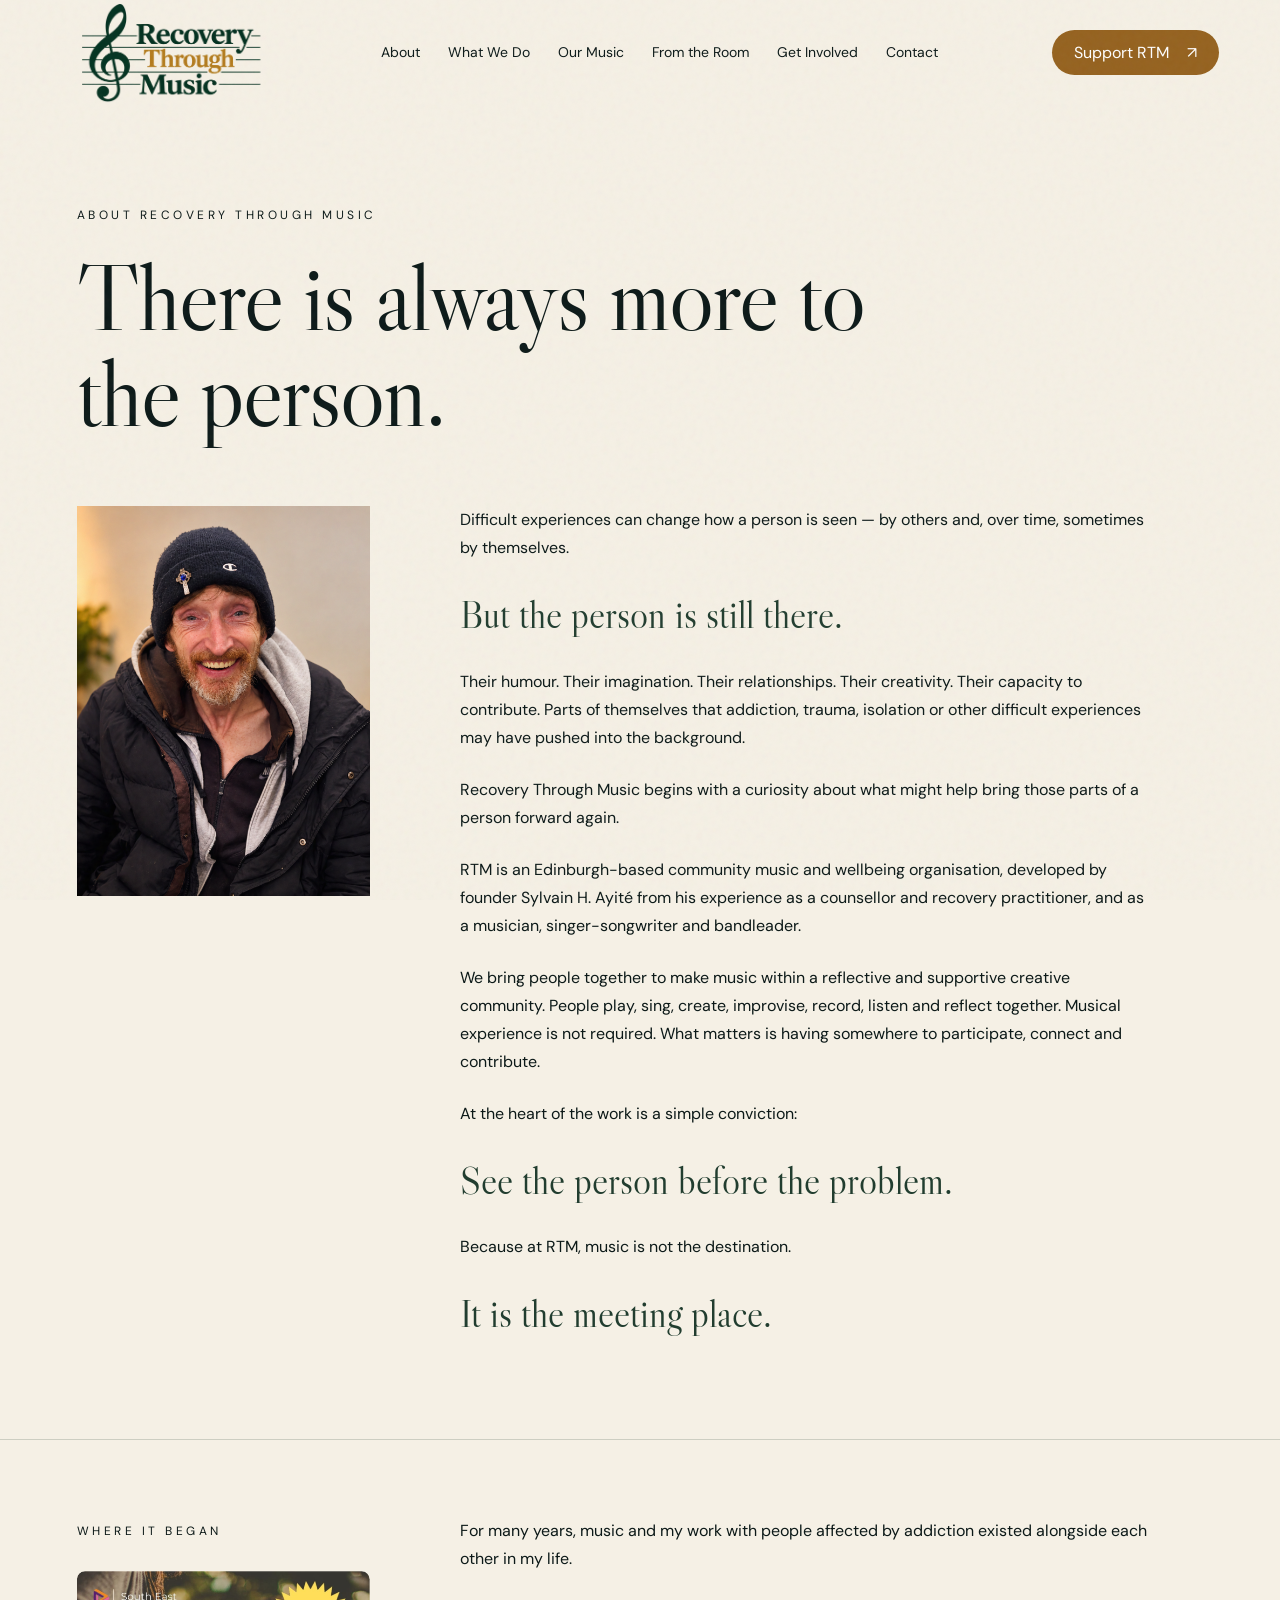
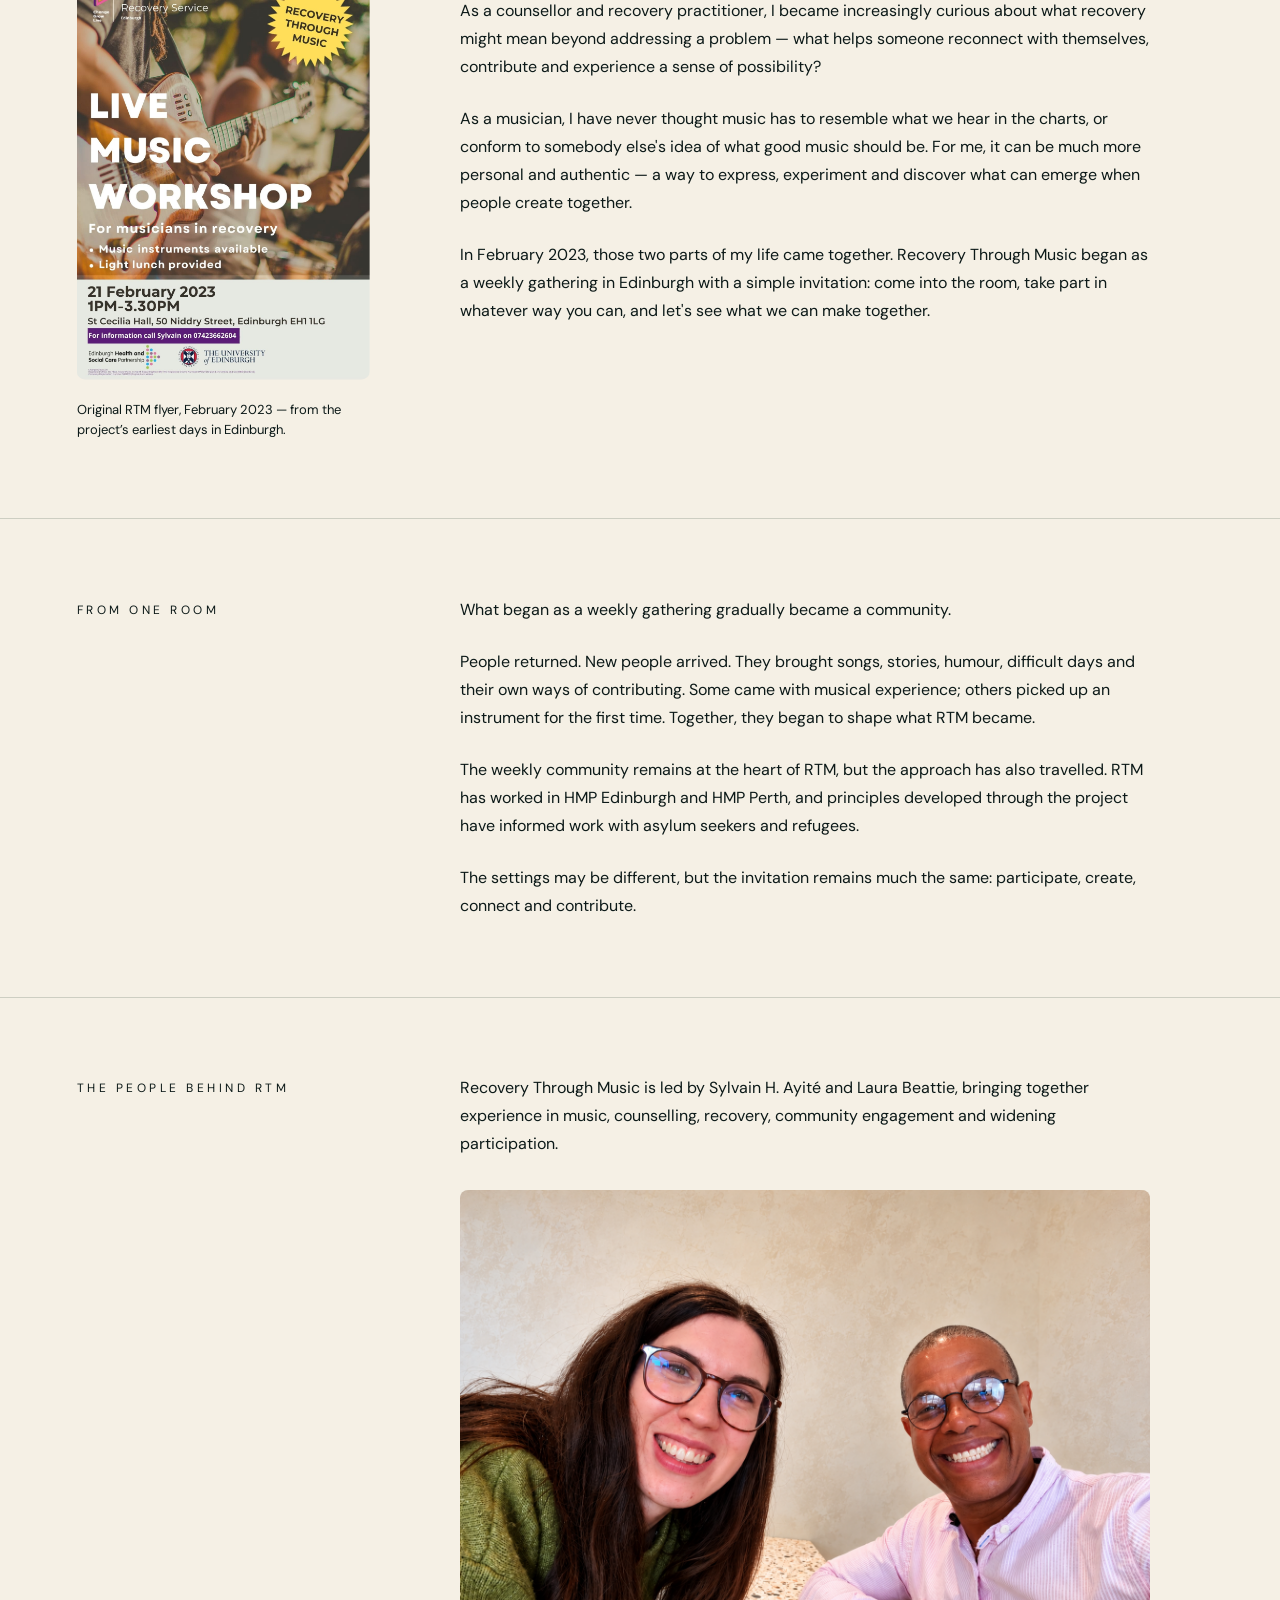
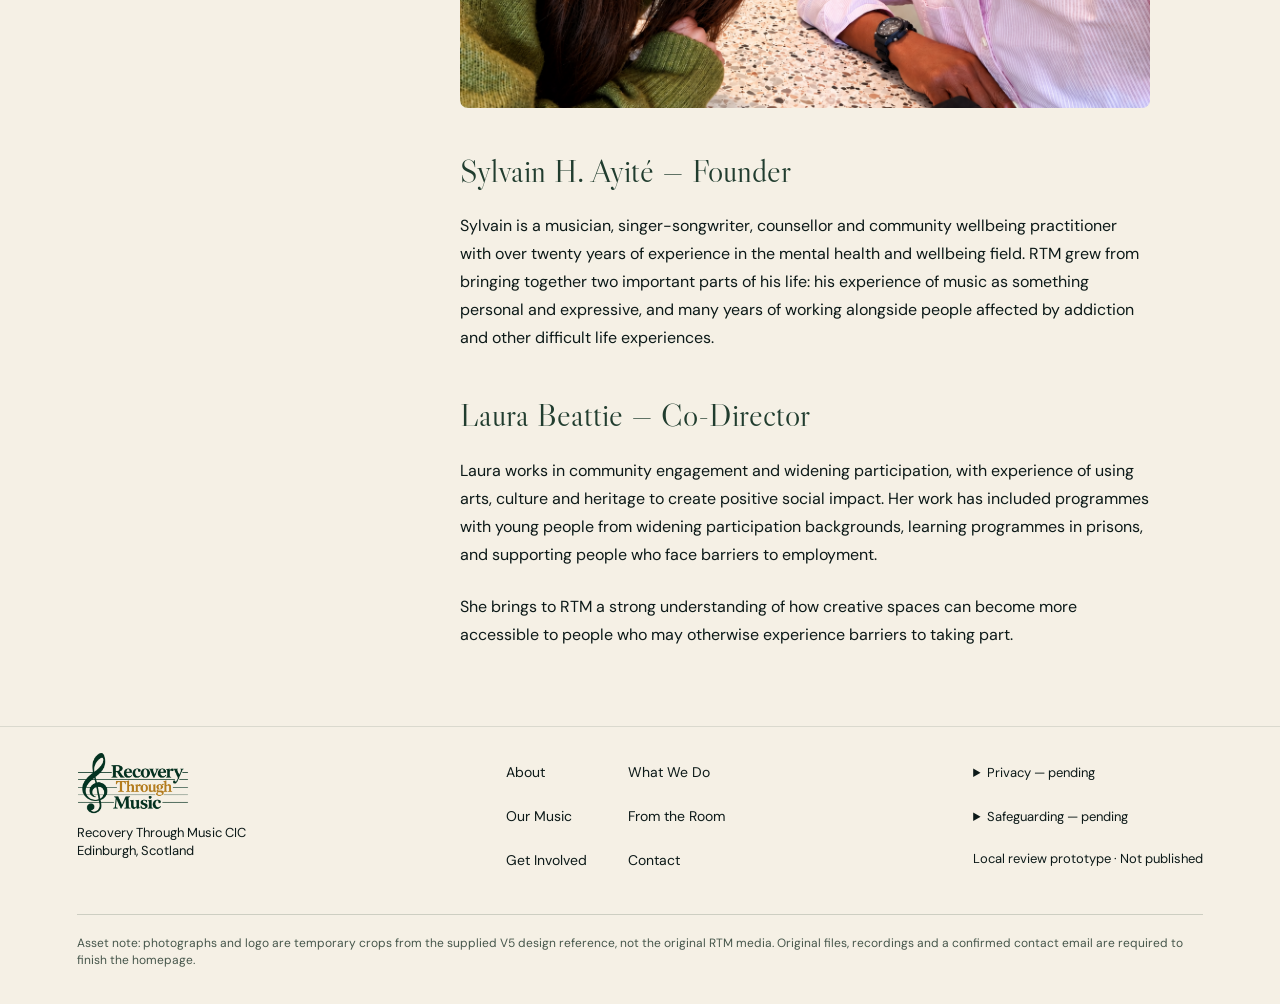
<file: rtm-homepage/about.html>
<!doctype html>
<html lang="en"><head><meta charset="UTF-8"><meta name="viewport" content="width=device-width, initial-scale=1"><title>About — Recovery Through Music</title><link rel="icon" href="favicon.svg"><link rel="stylesheet" href="style.css"><link rel="stylesheet" href="about.css"></head><body class="about-page"><a class="skip-link" href="#main-content">Skip to content</a><header><a class="brand" href="index.html" aria-label="Recovery Through Music home"><svg viewBox="85 60 1520 840" style="height:clamp(70px,7vw,90px);transform:translateX(8px) scale(1.12);transform-origin:center" role="img" aria-label="Recovery Through Music"><image href="assets/logo/rtm-direction-1-refined.png" width="1672" height="940"/></svg></a><button class="menu" aria-expanded="false" aria-controls="navigation">Menu ☰</button><nav id="navigation"><a href="about.html">About</a><a href="what-we-do.html">What We Do</a><a href="our-music.html">Our Music</a><a href="from-the-room.html">From the Room</a><a href="index.html#involved">Get Involved</a><a href="index.html#contact">Contact</a></nav><a class="support" href="index.html#support">Support RTM <span>↗</span></a></header><main id="main-content"><section class="about-opening section"><p class="eyebrow">ABOUT RECOVERY THROUGH MUSIC</p><h1>There is always more to the person.</h1><div class="about-opening-grid"><figure class="about-opening-portrait"><img src="assets/photos/about-see-the-person.png" width="1086" height="1448" alt="A smiling man wearing a knitted hat and a dark jacket."></figure><div class="about-intro-copy"><p>Difficult experiences can change how a person is seen — by others and, over time, sometimes by themselves.</p><p class="about-emphasis">But the person is still there.</p><p>Their humour. Their imagination. Their relationships. Their creativity. Their capacity to contribute. Parts of themselves that addiction, trauma, isolation or other difficult experiences may have pushed into the background.</p><p>Recovery Through Music begins with a curiosity about what might help bring those parts of a person forward again.</p><p>RTM is an Edinburgh-based community music and wellbeing organisation, developed by founder Sylvain H. Ayité from his experience as a counsellor and recovery practitioner, and as a musician, singer-songwriter and bandleader.</p><p>We bring people together to make music within a reflective and supportive creative community. People play, sing, create, improvise, record, listen and reflect together. Musical experience is not required. What matters is having somewhere to participate, connect and contribute.</p><p>At the heart of the work is a simple conviction:</p><p class="about-emphasis">See the person before the problem.</p><p>Because at RTM, music is not the destination.</p><p class="about-emphasis">It is the meeting place.</p></div></div></section><section class="about-chapter section" id="where-it-began"><div class="about-origin-aside"><h2>WHERE IT BEGAN</h2><figure class="about-original-flyer"><img src="assets/photos/about-original-rtm-flyer-2023.jpeg" width="1131" height="1600" alt="Original Recovery Through Music live music workshop flyer dated 21 February 2023, with its original wording and partner logos."><figcaption>Original RTM flyer, February 2023 — from the project’s earliest days in Edinburgh.</figcaption></figure></div><div class="about-chapter-copy"><p>For many years, music and my work with people affected by addiction existed alongside each other in my life.</p><p>As a counsellor and recovery practitioner, I became increasingly curious about what recovery might mean beyond addressing a problem — what helps someone reconnect with themselves, contribute and experience a sense of possibility?</p><p>As a musician, I have never thought music has to resemble what we hear in the charts, or conform to somebody else&#x27;s idea of what good music should be. For me, it can be much more personal and authentic — a way to express, experiment and discover what can emerge when people create together.</p><p>In February 2023, those two parts of my life came together. Recovery Through Music began as a weekly gathering in Edinburgh with a simple invitation: come into the room, take part in whatever way you can, and let&#x27;s see what we can make together.</p></div></section><section class="about-chapter section"><h2>FROM ONE ROOM</h2><div class="about-chapter-copy"><p>What began as a weekly gathering gradually became a community.</p><p>People returned. New people arrived. They brought songs, stories, humour, difficult days and their own ways of contributing. Some came with musical experience; others picked up an instrument for the first time. Together, they began to shape what RTM became.</p><p>The weekly community remains at the heart of RTM, but the approach has also travelled. RTM has worked in HMP Edinburgh and HMP Perth, and principles developed through the project have informed work with asylum seekers and refugees.</p><p>The settings may be different, but the invitation remains much the same: participate, create, connect and contribute.</p></div></section><section class="about-chapter section"><h2>THE PEOPLE BEHIND RTM</h2><div class="about-chapter-copy"><p>Recovery Through Music is led by Sylvain H. Ayité and Laura Beattie, bringing together experience in music, counselling, recovery, community engagement and widening participation.</p><figure class="about-people-photo"><img src="assets/photos/about-sylvain-laura-web-srgb.png" width="1448" height="1086" alt="Laura Beattie and Sylvain H. Ayité smiling together."></figure><h3>Sylvain H. Ayité — Founder</h3><p>Sylvain is a musician, singer-songwriter, counsellor and community wellbeing practitioner with over twenty years of experience in the mental health and wellbeing field. RTM grew from bringing together two important parts of his life: his experience of music as something personal and expressive, and many years of working alongside people affected by addiction and other difficult life experiences.</p><h3>Laura Beattie — Co-Director</h3><p>Laura works in community engagement and widening participation, with experience of using arts, culture and heritage to create positive social impact. Her work has included programmes with young people from widening participation backgrounds, learning programmes in prisons, and supporting people who face barriers to employment.</p><p>She brings to RTM a strong understanding of how creative spaces can become more accessible to people who may otherwise experience barriers to taking part.</p></div></section></main><footer><div><a class="brand" href="index.html" aria-label="Recovery Through Music home"><svg viewBox="85 60 1520 840" preserveAspectRatio="xMinYMid meet" role="img" aria-label="Recovery Through Music"><image href="assets/logo/rtm-direction-1-refined.png" width="1672" height="940"/></svg></a><p>Recovery Through Music CIC<br>Edinburgh, Scotland</p></div><nav aria-label="Footer navigation"><a href="about.html">About</a><a href="what-we-do.html">What We Do</a><a href="our-music.html">Our Music</a><a href="from-the-room.html">From the Room</a><a href="index.html#involved">Get Involved</a><a href="index.html#contact">Contact</a></nav><div class="footer-notes"><details><summary>Privacy — pending</summary><p>Privacy information will be added before launch.</p></details><details><summary>Safeguarding — pending</summary><p>RTM’s safeguarding information and contact will be added before launch.</p></details><p>Local review prototype · Not published</p></div><p class="prototype-note">Asset note: photographs and logo are temporary crops from the supplied V5 design reference, not the original RTM media. Original files, recordings and a confirmed contact email are required to finish the homepage.</p></footer><script src="app.js"></script></body></html>
</file>
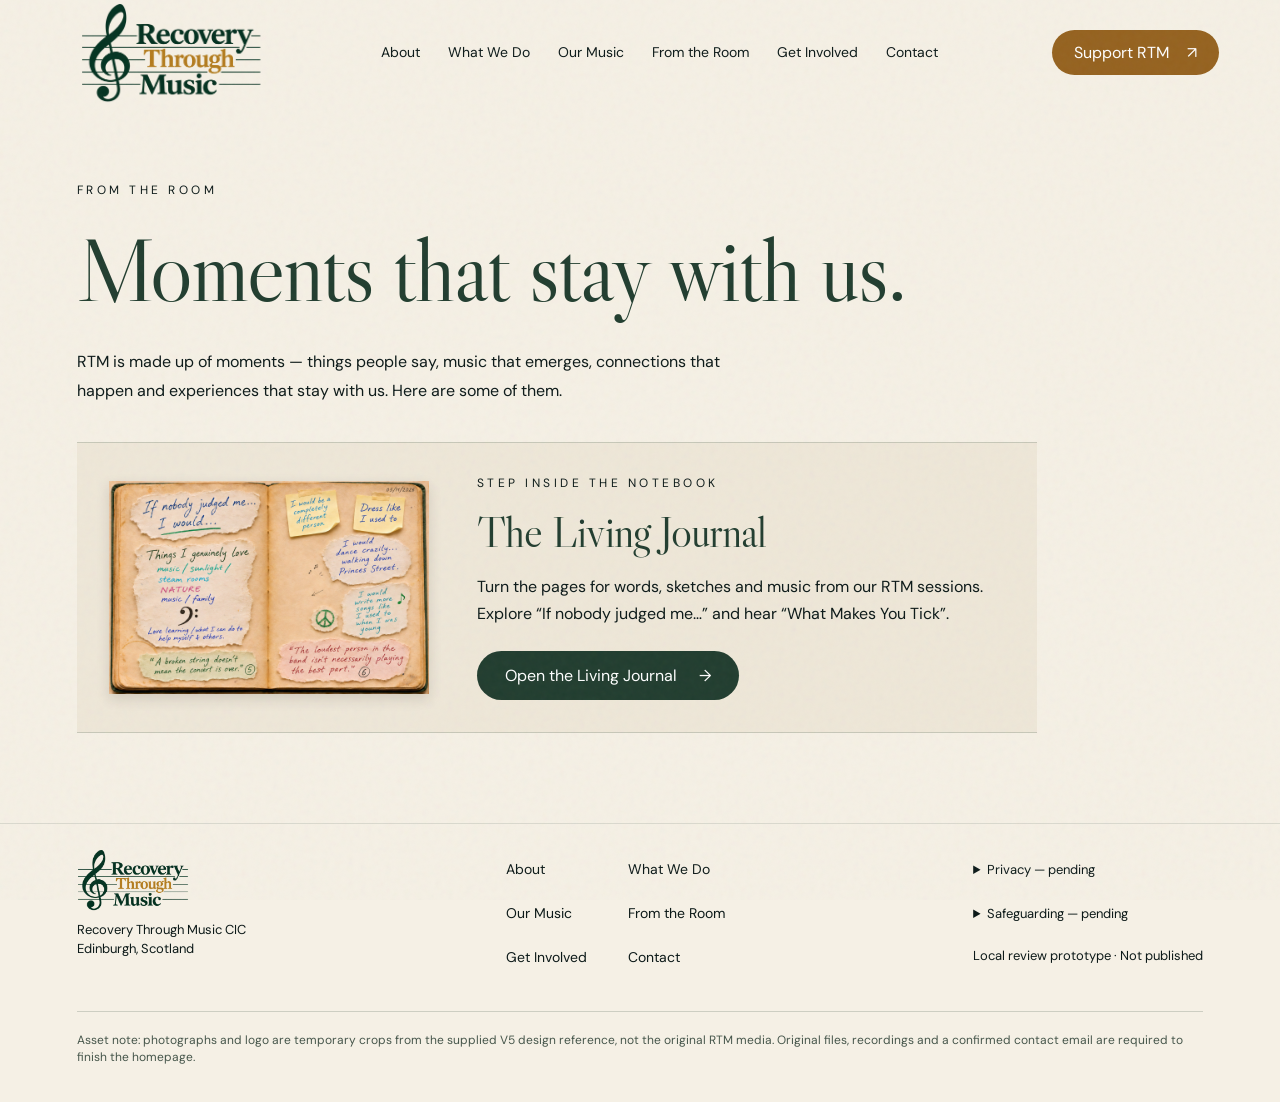
<file: rtm-homepage/from-the-room.html>
<!doctype html>
<html lang="en"><head><meta charset="UTF-8"><meta name="viewport" content="width=device-width, initial-scale=1"><title>From the Room — Recovery Through Music</title><link rel="icon" href="favicon.svg"><link rel="stylesheet" href="style.css"><link rel="stylesheet" href="from-the-room.css?v=journal-compact-20261113"></head>
<body class="from-room-page"><a class="skip-link" href="#main-content">Skip to content</a>
<header><a class="brand" href="index.html" aria-label="Recovery Through Music home"><svg viewBox="85 60 1520 840" style="height:clamp(70px,7vw,90px);transform:translateX(8px) scale(1.12);transform-origin:center" role="img" aria-label="Recovery Through Music"><image href="assets/logo/rtm-direction-1-refined.png" width="1672" height="940"/></svg></a><button class="menu" aria-expanded="false" aria-controls="navigation">Menu ☰</button><nav id="navigation"><a href="about.html">About</a><a href="what-we-do.html">What We Do</a><a href="our-music.html">Our Music</a><a href="from-the-room.html">From the Room</a><a href="index.html#involved">Get Involved</a><a href="index.html#contact">Contact</a></nav><a class="support" href="index.html#support">Support RTM <span>↗</span></a></header>
<main id="main-content">
<section class="section room-opening"><p class="eyebrow">FROM THE ROOM</p><h1>Moments that stay with us.</h1><p class="room-intro">RTM is made up of moments — things people say, music that emerges, connections that happen and experiences that stay with us. Here are some of them.</p>
<aside class="journal-invitation" aria-labelledby="journal-invitation-title">
<a class="journal-invitation-preview" href="living-journal-preview.html" aria-label="Open the Living Journal"><img src="assets/living-journal/notebook-dated-first-spread.png" alt="An open, aged notebook filled with handwritten notes and collaged paper fragments."></a>
<div><p class="eyebrow">STEP INSIDE THE NOTEBOOK</p><h2 id="journal-invitation-title">The Living Journal</h2><p>Turn the pages for words, sketches and music from our RTM sessions. Explore “If nobody judged me…” and hear “What Makes You Tick”.</p><a class="button" href="living-journal-preview.html">Open the Living Journal <span aria-hidden="true">→</span></a></div>
</aside>
</section>
</main>
<footer><div><a class="brand" href="index.html" aria-label="Recovery Through Music home"><svg viewBox="85 60 1520 840" preserveAspectRatio="xMinYMid meet" role="img" aria-label="Recovery Through Music"><image href="assets/logo/rtm-direction-1-refined.png" width="1672" height="940"/></svg></a><p>Recovery Through Music CIC<br>Edinburgh, Scotland</p></div><nav aria-label="Footer navigation"><a href="about.html">About</a><a href="what-we-do.html">What We Do</a><a href="our-music.html">Our Music</a><a href="from-the-room.html">From the Room</a><a href="index.html#involved">Get Involved</a><a href="index.html#contact">Contact</a></nav><div class="footer-notes"><details><summary>Privacy — pending</summary><p>Privacy information will be added before launch.</p></details><details><summary>Safeguarding — pending</summary><p>RTM’s safeguarding information and contact will be added before launch.</p></details><p>Local review prototype · Not published</p></div><p class="prototype-note">Asset note: photographs and logo are temporary crops from the supplied V5 design reference, not the original RTM media. Original files, recordings and a confirmed contact email are required to finish the homepage.</p></footer><script src="app.js"></script></body></html>
</file>
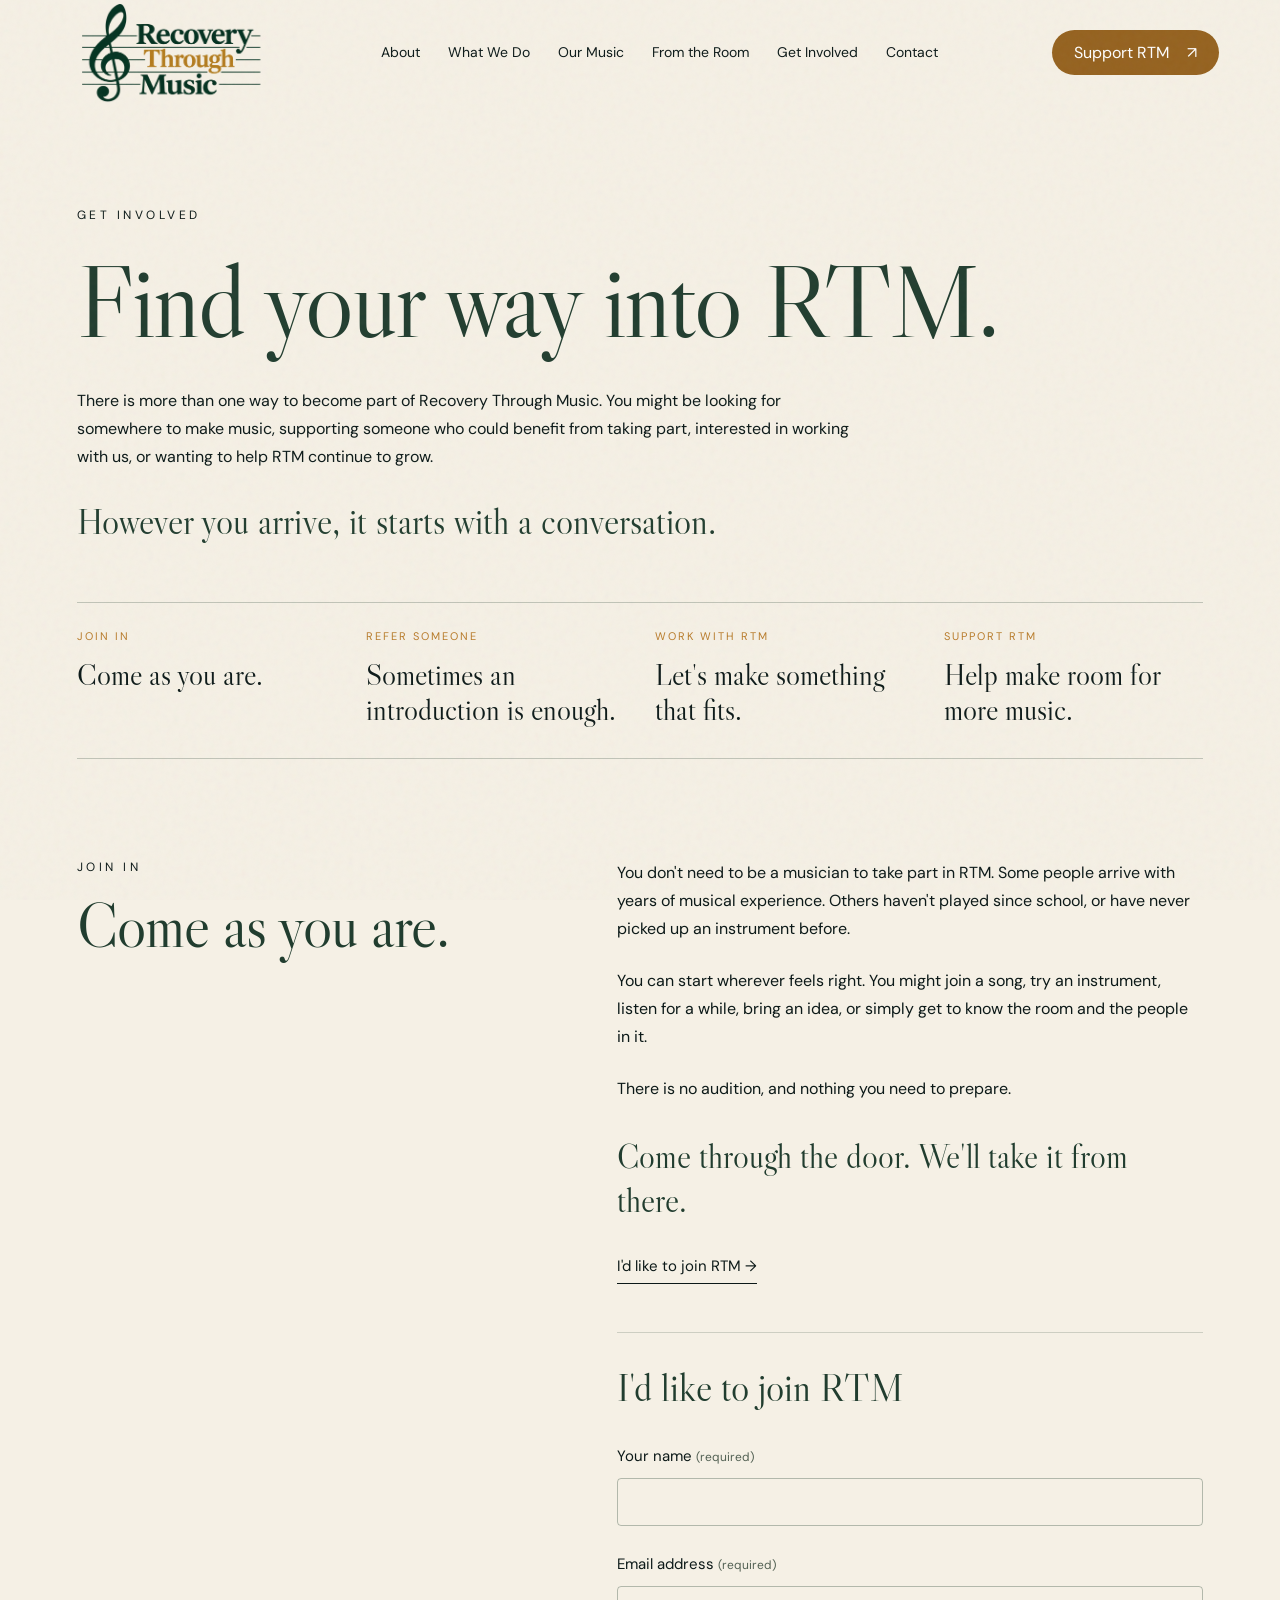
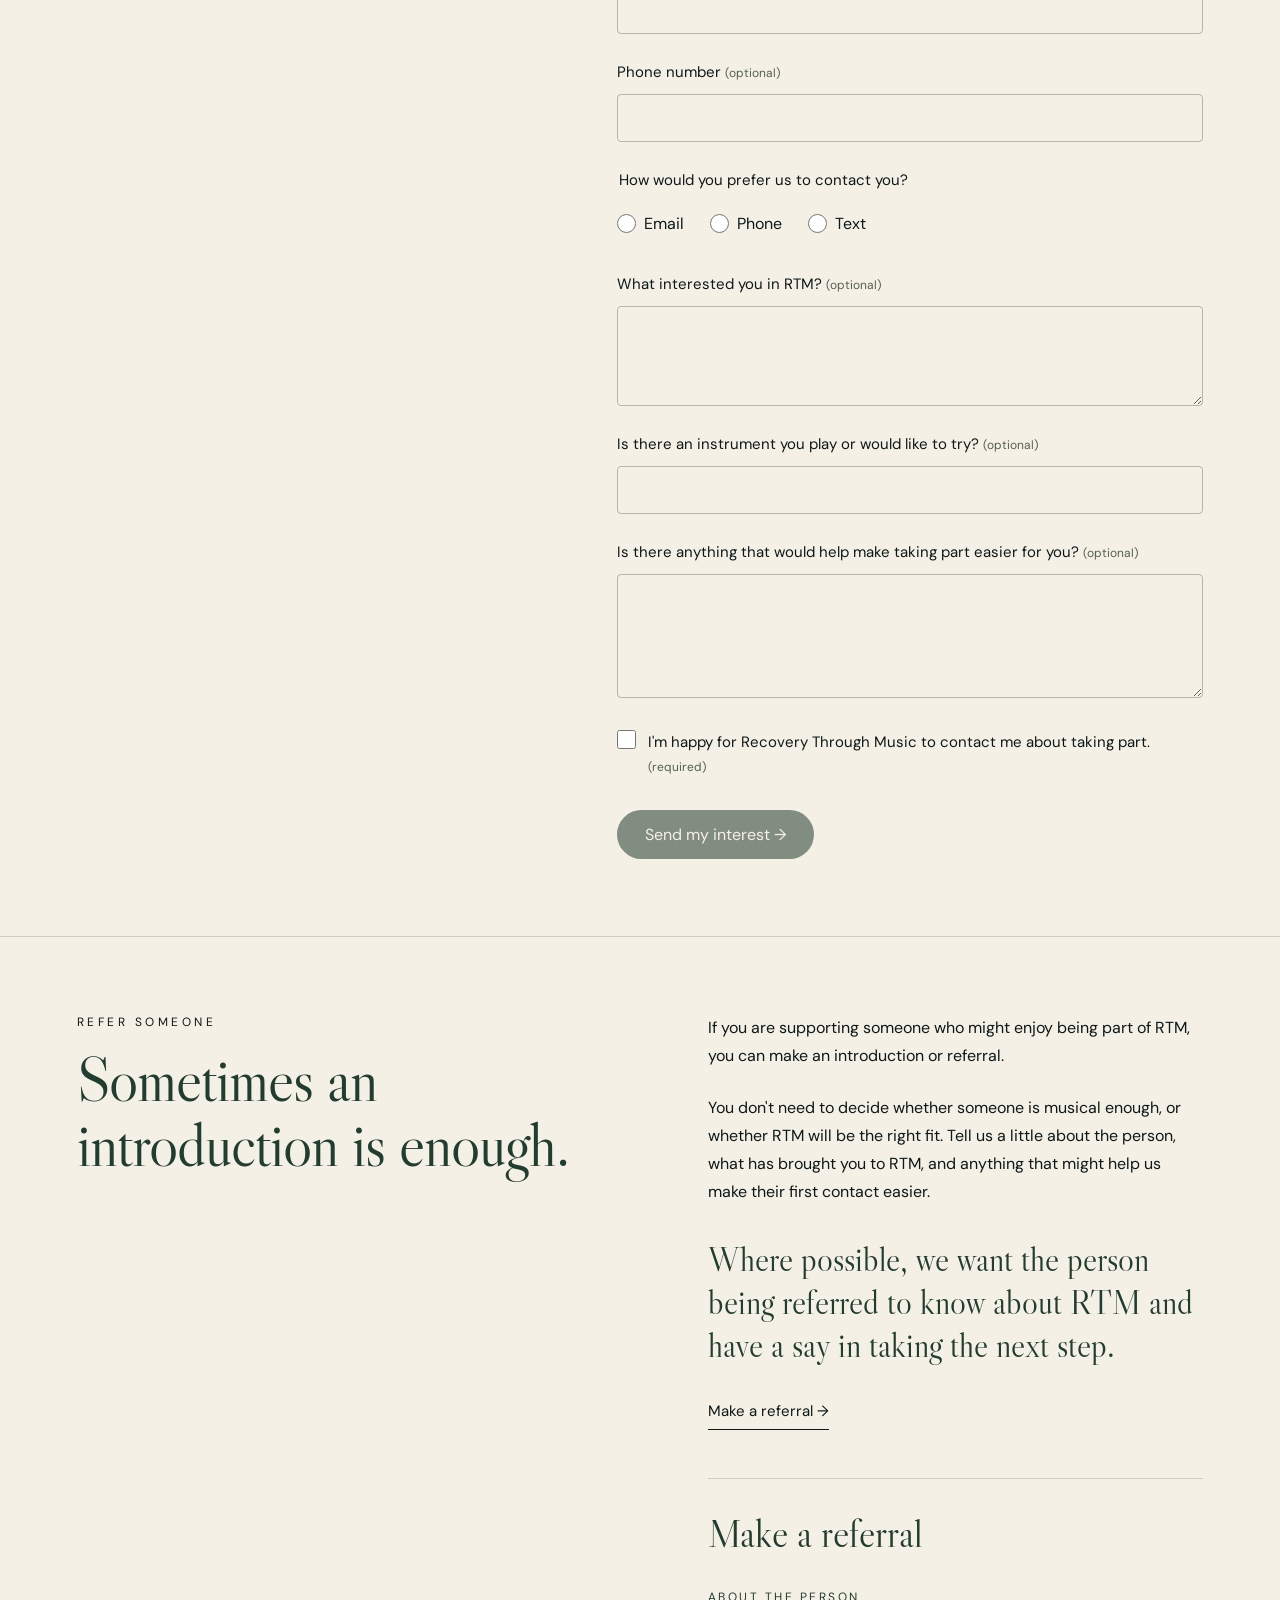
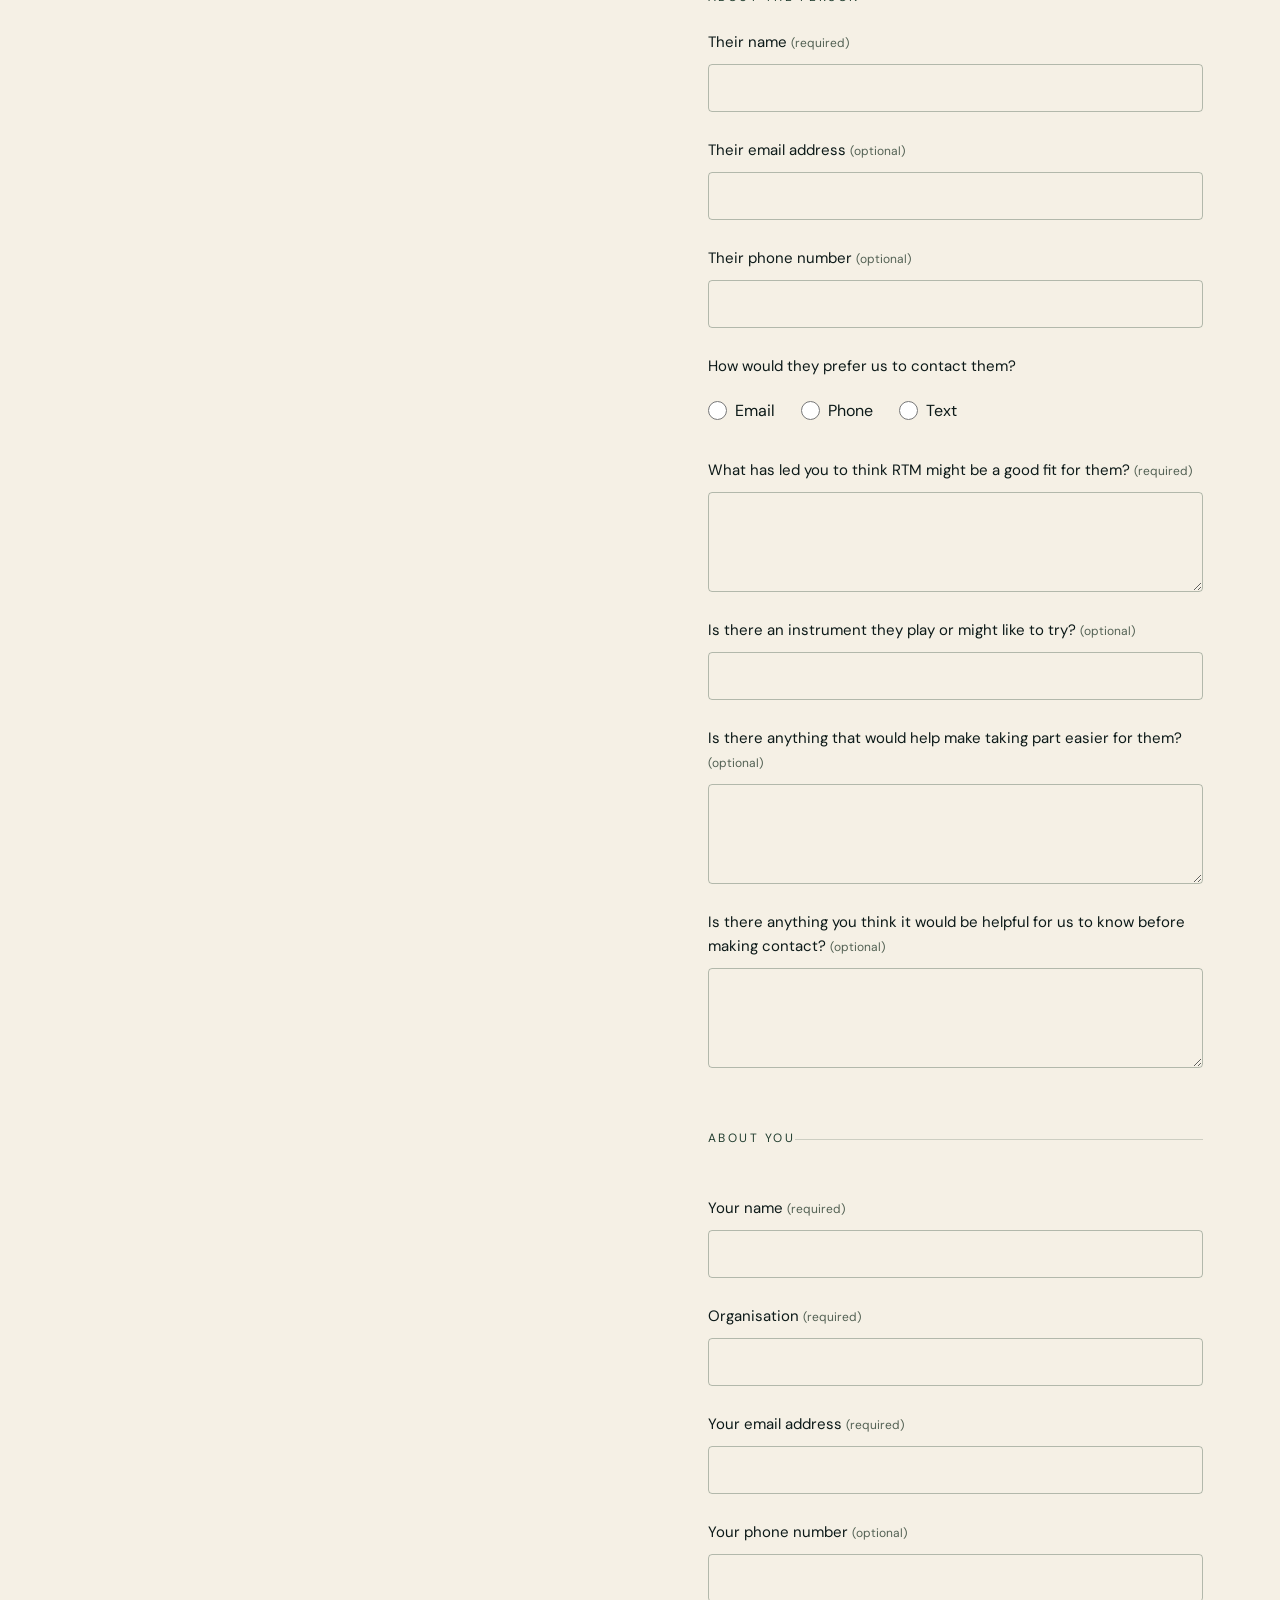
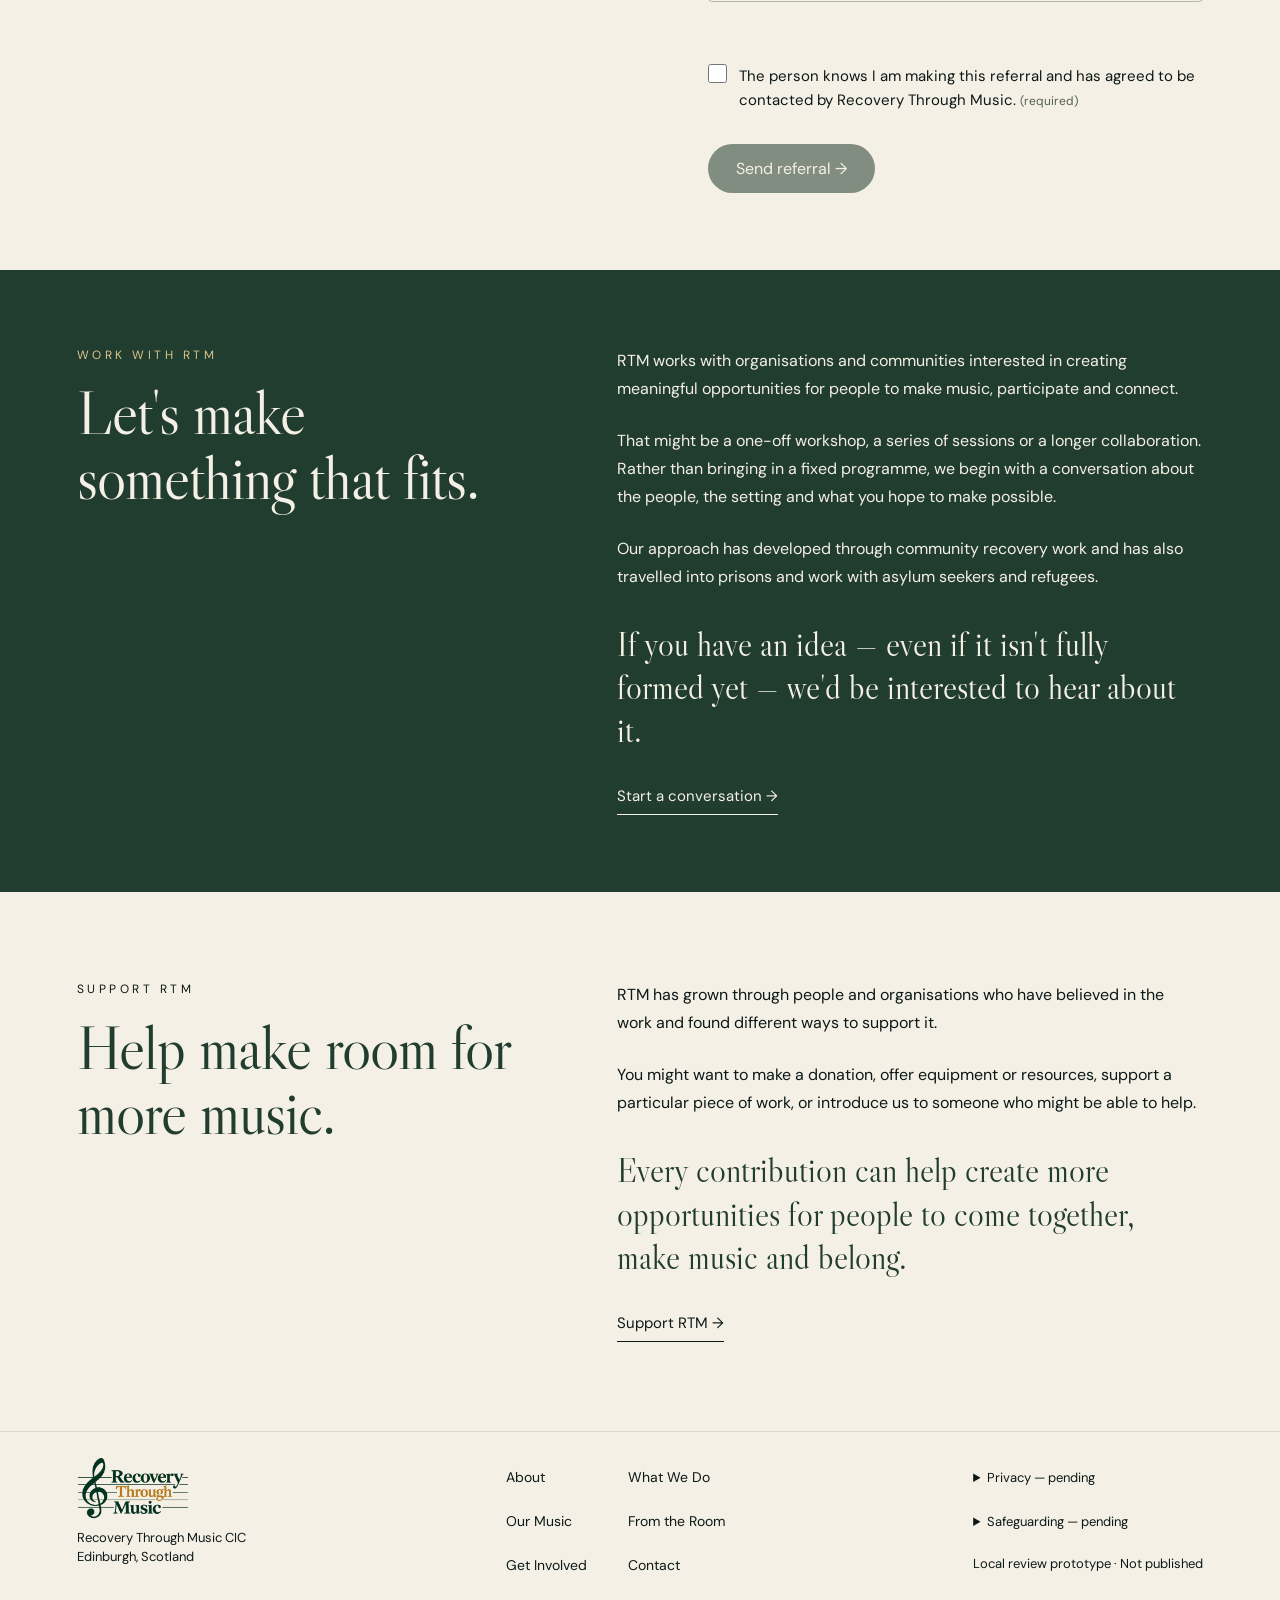
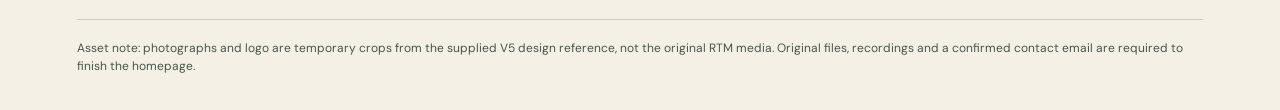
<file: rtm-homepage/get-involved.html>
<!doctype html>
<html lang="en"><head><meta charset="UTF-8"><meta name="viewport" content="width=device-width, initial-scale=1">
<title>Get Involved — Recovery Through Music</title>
<link rel="icon" href="favicon.svg"><link rel="stylesheet" href="style.css"><link rel="stylesheet" href="get-involved.css">
</head><body class="get-involved-page"><a class="skip-link" href="#main-content">Skip to content</a>
<header><a class="brand" href="index.html" aria-label="Recovery Through Music home"><svg viewBox="85 60 1520 840" style="height:clamp(70px,7vw,90px);transform:translateX(8px) scale(1.12);transform-origin:center" role="img" aria-label="Recovery Through Music"><image href="assets/logo/rtm-direction-1-refined.png" width="1672" height="940"/></svg></a><button class="menu" aria-expanded="false" aria-controls="navigation">Menu ☰</button><nav id="navigation"><a href="about.html">About</a><a href="what-we-do.html">What We Do</a><a href="our-music.html">Our Music</a><a href="from-the-room.html">From the Room</a><a href="index.html#involved">Get Involved</a><a href="index.html#contact">Contact</a></nav><a class="support" href="index.html#support">Support RTM <span>↗</span></a></header>
<main id="main-content">
<section class="section invitation-opening" aria-labelledby="invitation-title">
<p class="eyebrow">GET INVOLVED</p><h1 id="invitation-title">Find your way into RTM.</h1>
<div class="invitation-intro"><p>There is more than one way to become part of Recovery Through Music. You might be looking for somewhere to make music, supporting someone who could benefit from taking part, interested in working with us, or wanting to help RTM continue to grow.</p>
<p class="invitation-emphasis"><strong>However you arrive, it starts with a conversation.</strong></p></div>
<div class="invitation-routes" role="navigation" aria-label="Ways to get involved">
<a href="#join-in"><span>JOIN IN</span><strong>Come as you are.</strong></a>
<a href="#refer-someone"><span>REFER SOMEONE</span><strong>Sometimes an introduction is enough.</strong></a>
<a href="#work-with-rtm"><span>WORK WITH RTM</span><strong>Let&#x27;s make something that fits.</strong></a>
<a href="#support-rtm"><span>SUPPORT RTM</span><strong>Help make room for more music.</strong></a>
</div></section>
<section class="section invitation-section" id="join-in" aria-labelledby="join-in-title">
<div class="invitation-heading"><p class="eyebrow">JOIN IN</p><h2 id="join-in-title">Come as you are.</h2></div>
<div class="invitation-copy"><p>You don&#x27;t need to be a musician to take part in RTM. Some people arrive with years of musical experience. Others haven&#x27;t played since school, or have never picked up an instrument before.</p><p>You can start wherever feels right. You might join a song, try an instrument, listen for a while, bring an idea, or simply get to know the room and the people in it.</p><p>There is no audition, and nothing you need to prepare.</p><p class="invitation-emphasis"><strong>Come through the door. We&#x27;ll take it from there.</strong></p><span class="text-link invitation-action invitation-pending" role="link" aria-disabled="true">I&#x27;d like to join RTM →</span>
<form class="join-form" id="join-form" aria-labelledby="join-form-title" onsubmit="event.preventDefault()">
<!-- Interface only: connect submission handling before enabling the submit button. -->
<h3 id="join-form-title">I'd like to join RTM</h3>
<div class="join-field"><label for="join-name">Your name <small>(required)</small></label><input id="join-name" name="name" type="text" autocomplete="name" required></div>
<div class="join-field"><label for="join-email">Email address <small>(required)</small></label><input id="join-email" name="email" type="email" autocomplete="email" required></div>
<div class="join-field"><label for="join-phone">Phone number <small>(optional)</small></label><input id="join-phone" name="phone" type="tel" autocomplete="tel"></div>
<fieldset class="join-preference"><legend>How would you prefer us to contact you?</legend><div class="join-options"><label><input type="radio" name="contact_preference" value="email"> Email</label><label><input type="radio" name="contact_preference" value="phone"> Phone</label><label><input type="radio" name="contact_preference" value="text"> Text</label></div></fieldset>
<div class="join-field"><label for="join-interest">What interested you in RTM? <small>(optional)</small></label><textarea id="join-interest" name="interest" rows="3"></textarea></div>
<div class="join-field"><label for="join-instrument">Is there an instrument you play or would like to try? <small>(optional)</small></label><input id="join-instrument" name="instrument" type="text"></div>
<div class="join-field"><label for="join-access">Is there anything that would help make taking part easier for you? <small>(optional)</small></label><textarea id="join-access" name="access_needs" rows="4"></textarea></div>
<label class="join-consent"><input type="checkbox" name="contact_consent" required><span>I'm happy for Recovery Through Music to contact me about taking part. <small>(required)</small></span></label>
<button class="button join-submit" type="submit" disabled>Send my interest →</button>
</form>
</div>
</section>
<section class="section invitation-section" id="refer-someone" aria-labelledby="refer-someone-title">
<div class="invitation-heading"><p class="eyebrow">REFER SOMEONE</p><h2 id="refer-someone-title">Sometimes an introduction is enough.</h2></div>
<div class="invitation-copy"><p>If you are supporting someone who might enjoy being part of RTM, you can make an introduction or referral.</p><p>You don&#x27;t need to decide whether someone is musical enough, or whether RTM will be the right fit. Tell us a little about the person, what has brought you to RTM, and anything that might help us make their first contact easier.</p><p class="invitation-emphasis"><strong>Where possible, we want the person being referred to know about RTM and have a say in taking the next step.</strong></p><span class="text-link invitation-action invitation-pending" role="link" aria-disabled="true">Make a referral →</span>
<form class="referral-form" id="referral-form" aria-labelledby="referral-form-title" onsubmit="event.preventDefault()">
<!-- Interface only: connect submission handling before enabling the submit button. -->
<h3 id="referral-form-title">Make a referral</h3>
<fieldset class="referral-part"><legend>ABOUT THE PERSON</legend>
<div class="referral-field"><label for="ref-person_name">Their name <small>(required)</small></label><input id="ref-person_name" name="person_name" type="text" autocomplete="section-person name" required></div>
<div class="referral-field"><label for="ref-person_email">Their email address <small>(optional)</small></label><input id="ref-person_email" name="person_email" type="email" autocomplete="section-person email"></div>
<div class="referral-field"><label for="ref-person_phone">Their phone number <small>(optional)</small></label><input id="ref-person_phone" name="person_phone" type="tel" autocomplete="section-person tel"></div>
<fieldset class="referral-preference"><legend>How would they prefer us to contact them?</legend><div class="referral-options"><label><input type="radio" name="contact_preference" value="email"> Email</label><label><input type="radio" name="contact_preference" value="phone"> Phone</label><label><input type="radio" name="contact_preference" value="text"> Text</label></div></fieldset>
<div class="referral-field"><label for="ref-reason">What has led you to think RTM might be a good fit for them? <small>(required)</small></label><textarea id="ref-reason" name="reason" rows="3" required></textarea></div>
<div class="referral-field"><label for="ref-instrument">Is there an instrument they play or might like to try? <small>(optional)</small></label><input id="ref-instrument" name="instrument" type="text"></div>
<div class="referral-field"><label for="ref-access_needs">Is there anything that would help make taking part easier for them? <small>(optional)</small></label><textarea id="ref-access_needs" name="access_needs" rows="3"></textarea></div>
<div class="referral-field"><label for="ref-before_contact">Is there anything you think it would be helpful for us to know before making contact? <small>(optional)</small></label><textarea id="ref-before_contact" name="before_contact" rows="3"></textarea></div>
</fieldset>
<fieldset class="referral-part"><legend>ABOUT YOU</legend>
<div class="referral-field"><label for="ref-referrer_name">Your name <small>(required)</small></label><input id="ref-referrer_name" name="referrer_name" type="text" autocomplete="section-referrer name" required></div>
<div class="referral-field"><label for="ref-organisation">Organisation <small>(required)</small></label><input id="ref-organisation" name="organisation" type="text" autocomplete="section-referrer organization" required></div>
<div class="referral-field"><label for="ref-referrer_email">Your email address <small>(required)</small></label><input id="ref-referrer_email" name="referrer_email" type="email" autocomplete="section-referrer email" required></div>
<div class="referral-field"><label for="ref-referrer_phone">Your phone number <small>(optional)</small></label><input id="ref-referrer_phone" name="referrer_phone" type="tel" autocomplete="section-referrer tel"></div>
</fieldset>
<label class="referral-consent"><input type="checkbox" name="referral_consent" required><span>The person knows I am making this referral and has agreed to be contacted by Recovery Through Music. <small>(required)</small></span></label>
<button class="button referral-submit" type="submit" disabled>Send referral →</button>
</form>
</div>
</section>
<section class="section invitation-section" id="work-with-rtm" aria-labelledby="work-with-rtm-title">
<div class="invitation-heading"><p class="eyebrow">WORK WITH RTM</p><h2 id="work-with-rtm-title">Let&#x27;s make something that fits.</h2></div>
<div class="invitation-copy"><p>RTM works with organisations and communities interested in creating meaningful opportunities for people to make music, participate and connect.</p><p>That might be a one-off workshop, a series of sessions or a longer collaboration. Rather than bringing in a fixed programme, we begin with a conversation about the people, the setting and what you hope to make possible.</p><p>Our approach has developed through community recovery work and has also travelled into prisons and work with asylum seekers and refugees.</p><p class="invitation-emphasis"><strong>If you have an idea — even if it isn&#x27;t fully formed yet — we&#x27;d be interested to hear about it.</strong></p><a class="text-link invitation-action" href="mailto:Sylvain@recoverythroughmusic.co.uk">Start a conversation →</a></div>
</section>
<section class="section invitation-section" id="support-rtm" aria-labelledby="support-rtm-title">
<div class="invitation-heading"><p class="eyebrow">SUPPORT RTM</p><h2 id="support-rtm-title">Help make room for more music.</h2></div>
<div class="invitation-copy"><p>RTM has grown through people and organisations who have believed in the work and found different ways to support it.</p><p>You might want to make a donation, offer equipment or resources, support a particular piece of work, or introduce us to someone who might be able to help.</p><p class="invitation-emphasis"><strong>Every contribution can help create more opportunities for people to come together, make music and belong.</strong></p><a class="text-link invitation-action" href="mailto:Sylvain@recoverythroughmusic.co.uk">Support RTM →</a></div>
</section>
</main>
<footer><div><a class="brand" href="index.html" aria-label="Recovery Through Music home"><svg viewBox="85 60 1520 840" preserveAspectRatio="xMinYMid meet" role="img" aria-label="Recovery Through Music"><image href="assets/logo/rtm-direction-1-refined.png" width="1672" height="940"/></svg></a><p>Recovery Through Music CIC<br>Edinburgh, Scotland</p></div><nav aria-label="Footer navigation"><a href="about.html">About</a><a href="what-we-do.html">What We Do</a><a href="our-music.html">Our Music</a><a href="from-the-room.html">From the Room</a><a href="index.html#involved">Get Involved</a><a href="index.html#contact">Contact</a></nav><div class="footer-notes"><details><summary>Privacy — pending</summary><p>Privacy information will be added before launch.</p></details><details><summary>Safeguarding — pending</summary><p>RTM’s safeguarding information and contact will be added before launch.</p></details><p>Local review prototype · Not published</p></div><p class="prototype-note">Asset note: photographs and logo are temporary crops from the supplied V5 design reference, not the original RTM media. Original files, recordings and a confirmed contact email are required to finish the homepage.</p></footer>
<script src="app.js"></script>
</body></html>
</file>
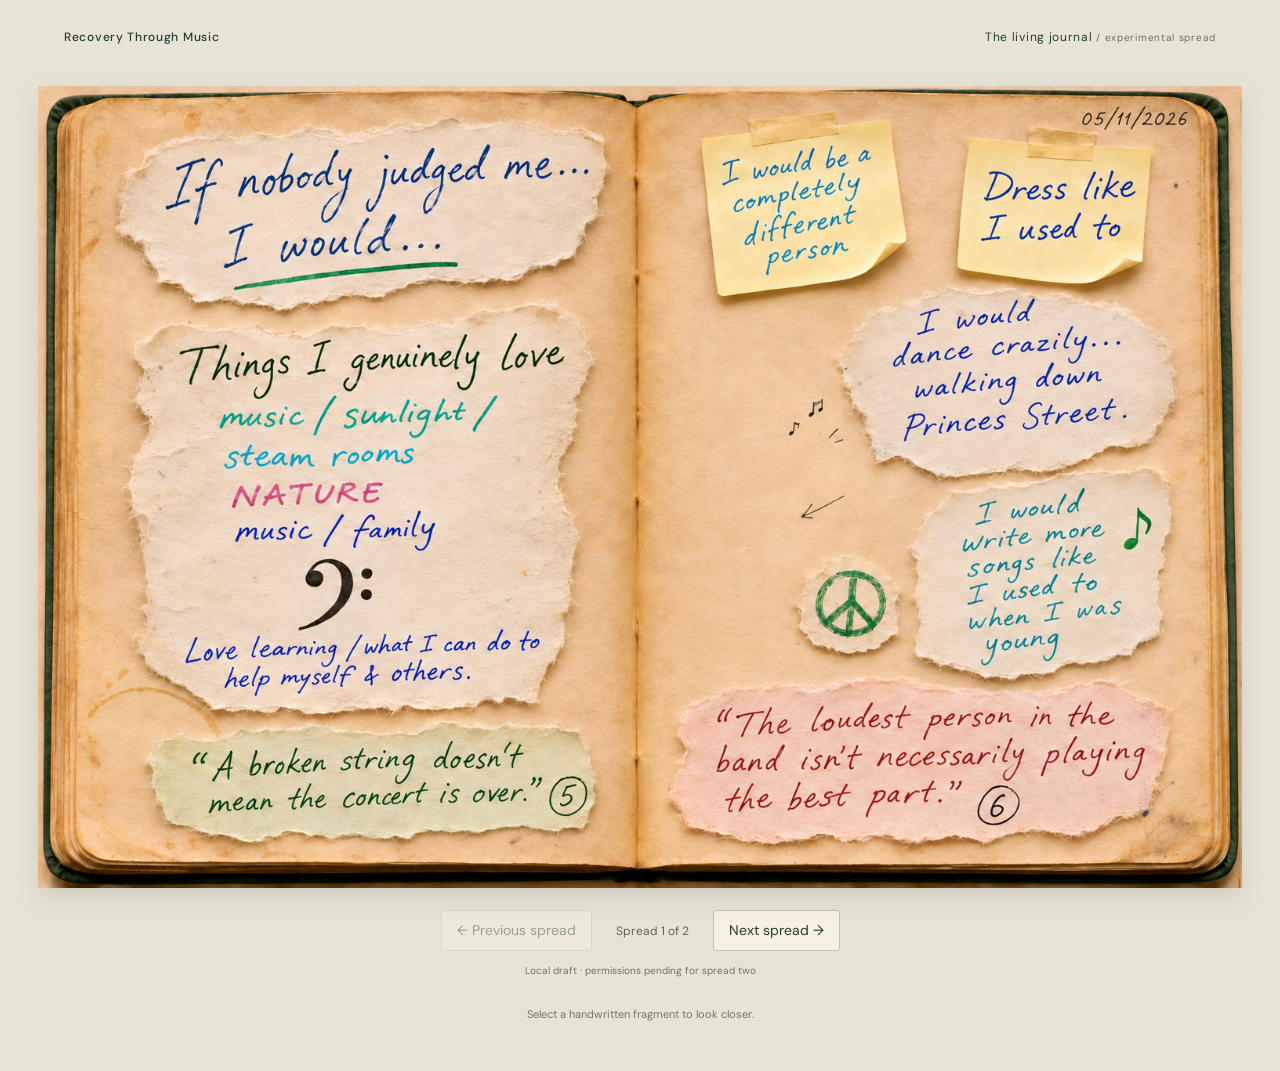
<file: rtm-homepage/living-journal-preview.html>
<!doctype html><html lang="en"><head><meta charset="utf-8"><meta name="viewport" content="width=device-width,initial-scale=1"><title>The Living Journal — RTM preview</title><link rel="icon" href="favicon.svg"><link rel="stylesheet" href="living-journal-preview.css"></head><body>
<header class="journal-masthead"><a href="from-the-room.html">Recovery Through Music</a><span>The living journal <small> / experimental spread</small></span></header>
<main><!-- Add future spreads as independent notebook articles; no unsupplied session content or audio. -->
<div class="journal-stage"><article data-spread="if-nobody-judged-me" class="notebook" aria-label="From the Room: open notebook collage">
<section class="notebook-page notebook-page--left" aria-labelledby="journal-title">
<h1 class="sr-only" id="journal-title">If nobody judged me… I would…</h1>
<button class="fragment" data-fragment="question" style="left:11.06771%;top:3.90625%;width:84.63542%;aspect-ratio:650/250" aria-label="Enlarge: If nobody judged me… I would…"><svg viewBox="85 40 650 250" role="img" aria-label="If nobody judged me… I would…"><image href="assets/living-journal/notebook-dated-first-spread.png" width="1536" height="1024"/></svg></button>
<button class="fragment" data-fragment="love" style="left:12.36979%;top:27.34375%;width:81.38021%;aspect-ratio:625/535" aria-label="Enlarge: Things I genuinely love: music / sunlight / steam rooms; NATURE; music / family. Bass clef. Love learning / what I can do to help myself &amp; others."><svg viewBox="95 280 625 535" role="img" aria-label="Things I genuinely love: music / sunlight / steam rooms; NATURE; music / family. Bass clef. Love learning / what I can do to help myself &amp; others."><image href="assets/living-journal/notebook-dated-first-spread.png" width="1536" height="1024"/></svg></button>
<button class="fragment" data-fragment="string" style="left:16.27604%;top:79.10156%;width:77.47396%;aspect-ratio:595/165" aria-label="Enlarge: “A broken string doesn’t mean the concert is over.” Circled 5."><svg viewBox="125 810 595 165" role="img" aria-label="“A broken string doesn’t mean the concert is over.” Circled 5."><image href="assets/living-journal/notebook-dated-first-spread.png" width="1536" height="1024"/></svg></button>
</section>
<section class="notebook-page notebook-page--right" aria-label="Imaginings, music and collected notes">
<button class="fragment" data-fragment="person" style="left:8.72396%;top:2.44141%;width:37.10938%;aspect-ratio:285/260" aria-label="Enlarge: I would be a completely different person"><svg viewBox="835 25 285 260" role="img" aria-label="I would be a completely different person"><image href="assets/living-journal/notebook-dated-first-spread.png" width="1536" height="1024"/></svg></button>
<button class="fragment" data-fragment="dress" style="left:51.04167%;top:4.39453%;width:35.80729%;aspect-ratio:275/220" aria-label="Enlarge: Dress like I used to"><svg viewBox="1160 45 275 220" role="img" aria-label="Dress like I used to"><image href="assets/living-journal/notebook-dated-first-spread.png" width="1536" height="1024"/></svg></button>
<button class="fragment" data-fragment="dance" style="left:31.51042%;top:24.41406%;width:59.24479%;aspect-ratio:455/255" aria-label="Enlarge: I would dance crazily... walking down Princes Street."><svg viewBox="1010 250 455 255" role="img" aria-label="I would dance crazily... walking down Princes Street."><image href="assets/living-journal/notebook-dated-first-spread.png" width="1536" height="1024"/></svg></button>
<button class="fragment" data-fragment="songs" style="left:43.22917%;top:48.33984%;width:46.22396%;aspect-ratio:355/270" aria-label="Enlarge: I would write more songs like I used to when I was young. Green musical note."><svg viewBox="1100 495 355 270" role="img" aria-label="I would write more songs like I used to when I was young. Green musical note."><image href="assets/living-journal/notebook-dated-first-spread.png" width="1536" height="1024"/></svg></button>
<button class="fragment" data-fragment="peace" style="left:25.00000%;top:59.08203%;width:18.88021%;aspect-ratio:145/130" aria-label="Enlarge: Green peace sign"><svg viewBox="960 605 145 130" role="img" aria-label="Green peace sign"><image href="assets/living-journal/notebook-dated-first-spread.png" width="1536" height="1024"/></svg></button>
<button class="fragment" data-fragment="band" style="left:4.16667%;top:73.73047%;width:84.63542%;aspect-ratio:650/220" aria-label="Enlarge: “The loudest person in the band isn’t necessarily playing the best part.” Circled 6."><svg viewBox="800 755 650 220" role="img" aria-label="“The loudest person in the band isn’t necessarily playing the best part.” Circled 6."><image href="assets/living-journal/notebook-dated-first-spread.png" width="1536" height="1024"/></svg></button>
<p class="sr-only"><time datetime="2026-11-05">05/11/2026</time>. Small handwritten musical notes and an arrow on the notebook paper.</p>
</section></article>
<article class="notebook notebook--song" data-spread="what-makes-you-tick" aria-label="What Makes You Tick — draft songwriting spread" hidden>
<section class="notebook-page notebook-page--left song-page" aria-labelledby="song-title">
<img class="bass-clipping" src="assets/living-journal/vintage-sunburst-bass.png" alt="Vintage sunburst four-string electric bass, cut from a creased music magazine and attached with tape.">
<img class="drum-kit-sketch" src="assets/living-journal/drum-kit-ink-sketch.png" alt="Loose pen sketch of a drum kit." width="1536" height="1024">
<div class="chord-sketches" role="group" aria-label="Three confirmed rhythm-guitar shapes, showing D, G, B and high E strings"><svg viewBox="0 0 78 100" role="img" aria-label="D 12, G 10, B 10, high E 10; barre across G, B and high E at fret 10; low E and A not played."><text x="3" y="15">10</text><path d="M12 23L11 89 M29 22L30 90 M47 23L46 88 M64 22L65 89 M11 24L65 23 M11 45L64 44 M12 66L65 65 M11 87L65 86" fill="none" stroke="currentColor" stroke-width="1.25" stroke-linecap="round"/><path d="M29 34 Q45 32 64 34" fill="none" stroke="currentColor" stroke-width="4" stroke-linecap="round"/><g fill="currentColor"><ellipse data-string="D" data-fret="12" cx="11.5" cy="76" rx="4.2" ry="3.9"/><ellipse data-string="G" data-fret="10" cx="29.5" cy="34" rx="4.2" ry="3.9"/><ellipse data-string="B" data-fret="10" cx="47" cy="34" rx="4.2" ry="3.9"/><ellipse data-string="high-E" data-fret="10" cx="64" cy="34" rx="4.2" ry="3.9"/></g></svg><svg viewBox="0 0 78 100" role="img" aria-label="D 10, G 9, B 8, high E 8; barre across G, B and high E at fret 8; low E and A not played."><text x="3" y="15">8</text><path d="M12 23L11 89 M29 22L30 90 M47 23L46 88 M64 22L65 89 M11 24L65 23 M11 45L64 44 M12 66L65 65 M11 87L65 86" fill="none" stroke="currentColor" stroke-width="1.25" stroke-linecap="round"/><path d="M29 34 Q45 32 64 34" fill="none" stroke="currentColor" stroke-width="4" stroke-linecap="round"/><g fill="currentColor"><ellipse data-string="D" data-fret="10" cx="11.5" cy="76" rx="4.2" ry="3.9"/><ellipse data-string="G" data-fret="9" cx="29.5" cy="55" rx="4.2" ry="3.9"/><ellipse data-string="B" data-fret="8" cx="47" cy="34" rx="4.2" ry="3.9"/><ellipse data-string="high-E" data-fret="8" cx="64" cy="34" rx="4.2" ry="3.9"/></g></svg><svg viewBox="0 0 78 100" role="img" aria-label="D 8, G 7, B 6, high E 6; barre across G, B and high E at fret 6; low E and A not played."><text x="3" y="15">6</text><path d="M12 23L11 89 M29 22L30 90 M47 23L46 88 M64 22L65 89 M11 24L65 23 M11 45L64 44 M12 66L65 65 M11 87L65 86" fill="none" stroke="currentColor" stroke-width="1.25" stroke-linecap="round"/><path d="M29 34 Q45 32 64 34" fill="none" stroke="currentColor" stroke-width="4" stroke-linecap="round"/><g fill="currentColor"><ellipse data-string="D" data-fret="8" cx="11.5" cy="76" rx="4.2" ry="3.9"/><ellipse data-string="G" data-fret="7" cx="29.5" cy="55" rx="4.2" ry="3.9"/><ellipse data-string="B" data-fret="6" cx="47" cy="34" rx="4.2" ry="3.9"/><ellipse data-string="high-E" data-fret="6" cx="64" cy="34" rx="4.2" ry="3.9"/></g></svg></div>
<div class="song-writing"><h2 id="song-title">What Makes You Tick</h2><p class="song-credit">Lyrics by Paul</p>
<div class="song-stanza opening-verse"><span class="stanza-label">Verse / chorus</span><p><span>We've got the <em>bass</em> in your face</span><br><span>We've got the drums and you can hum</span><br><span>We've got guitar, that's what you need</span><br><span class="adapted-line">Clap your hands and make a band!</span></p></div>
<p class="repeat-mark">↺ Repeat verse ×1</p>
<div class="song-stanza bridge-stanza"><span class="stanza-label">Bridge</span><p><svg class="bridge-gesture" viewBox="0 0 600 120" preserveAspectRatio="none" aria-hidden="true"><path d="M486 13 C400 -2 157 1 69 19 C11 30 3 56 22 82 C51 119 242 111 369 107 C502 102 589 81 583 49 C579 25 534 12 476 10 C450 9 427 10 409 12"/><path class="gesture-pressure" d="M25 85 C67 112 159 114 229 111 M553 28 Q572 35 576 47"/></svg>We've got the music that makes you <em>tick</em><br>Makes us happy and that's the trick</p></div>
<p class="repeat-mark repeat-return">↳ Back to verse ×2 <span aria-hidden="true">♫</span></p>
<div class="song-stanza final-stanza"><span class="stanza-label">Final bridge</span><p>We've got the music that makes you tick<br>Makes us happy and that's the trick<br><span class="ending-line">That's the trick</span><br><span class="ending-line last-line">That's the trick</span></p></div>


</div>
</section>
<section class="notebook-page notebook-page--right music-page" aria-label="The music comes alive">
<figure class="paul-print"><img src="assets/living-journal/paul-what-makes-you-tick.png" alt="The supplied black-and-white photograph of Paul playing guitar during an RTM session." width="939" height="1674"></figure>
<p class="photo-annotation">And then Paul<br>started singing…<svg class="paul-pointer" viewBox="0 0 120 90" aria-hidden="true"><path d="M113 9 C96 25 70 38 28 57 L8 68 M10 51 L8 68 28 70" fill="none" stroke="currentColor" stroke-width="2.4" stroke-linecap="round" stroke-linejoin="round"/></svg></p>
<div class="music-reflection"><p>We had a groove going, and Paul found the words to go with it. A bit of bass, some drums, a guitar or two — and before we knew it, we had a song. Nothing complicated. Just people making music, having a laugh and seeing where it takes us.</p></div>
<div class="song-listen"><p class="listen-label" id="listen-label">Hear how it turned out…</p>
<div class="ink-player" role="group" aria-labelledby="listen-label" hidden>
<button type="button" class="ink-play" aria-label="Play What Makes You Tick" aria-controls="paul-recording"><svg viewBox="0 0 48 48" aria-hidden="true"><path class="play-symbol" d="M18 12 L36 24 L18 36 Z"/><path class="pause-symbol" d="M18 12V36 M30 12V36"/></svg></button>
<div class="ink-timeline"><input class="ink-seek" type="range" min="0" max="0" step="0.1" value="0" aria-label="Recording playback position" aria-valuetext="0:00" disabled><div class="ink-times"><span class="elapsed">0:00</span><span aria-hidden="true"> / </span><span class="duration">—:—</span></div></div>
</div><p class="audio-message" role="status" aria-live="polite"></p>
<audio id="paul-recording" controls preload="metadata" aria-label="What Makes You Tick, complete RTM recording"><source src="assets/living-journal/what-makes-you-tick-rtm.mp3" type="audio/mpeg"></audio></div>
<svg class="photo-notes" viewBox="0 0 100 65" aria-hidden="true"><g fill="none" stroke="currentColor" stroke-width="1.8" stroke-linecap="round"><path d="M19 48L23 16 53 11 49 43 M23 21L52 16 M74 43L78 20q11 2 9 12"/><path d="M19 46c-12-5-17 9-5 8s10-7 5-8 M49 41c-11-4-17 9-5 8s10-7 5-8 M74 41c-10-4-15 9-4 7s9-6 4-7"/><path class="red-doodle" d="M7 22L3 16 M11 18L10 10"/></g></svg>
<svg class="reflection-flourish" viewBox="0 0 110 24" aria-hidden="true"><path d="M4 14q10-17 17 0t16 0q8-13 15-2t16 0 M70 13q15 7 31-4 M94 7l8 2-5 7" fill="none" stroke="currentColor" stroke-width="1.6" stroke-linecap="round" stroke-linejoin="round"/></svg>
<p class="song-ending">That's the trick!</p>
</section></article></div>
<nav class="spread-controls" aria-label="Notebook pages"><button type="button" class="previous-spread" disabled>← Previous spread</button><span class="spread-status" role="status" aria-live="polite">Spread 1 of 2</span><button type="button" class="next-spread">Next spread →</button></nav><p class="draft-status">Local draft · permissions pending for spread two</p><p class="journal-hint">Select a handwritten fragment to look closer.</p></main>
<dialog class="fragment-view" aria-label="Handwritten fragment enlarged"><button class="close-view" aria-label="Close enlarged fragment" autofocus>Close ×</button><div class="fragment-detail"></div></dialog>
<script src="living-journal-preview.js"></script></body></html>
</file>
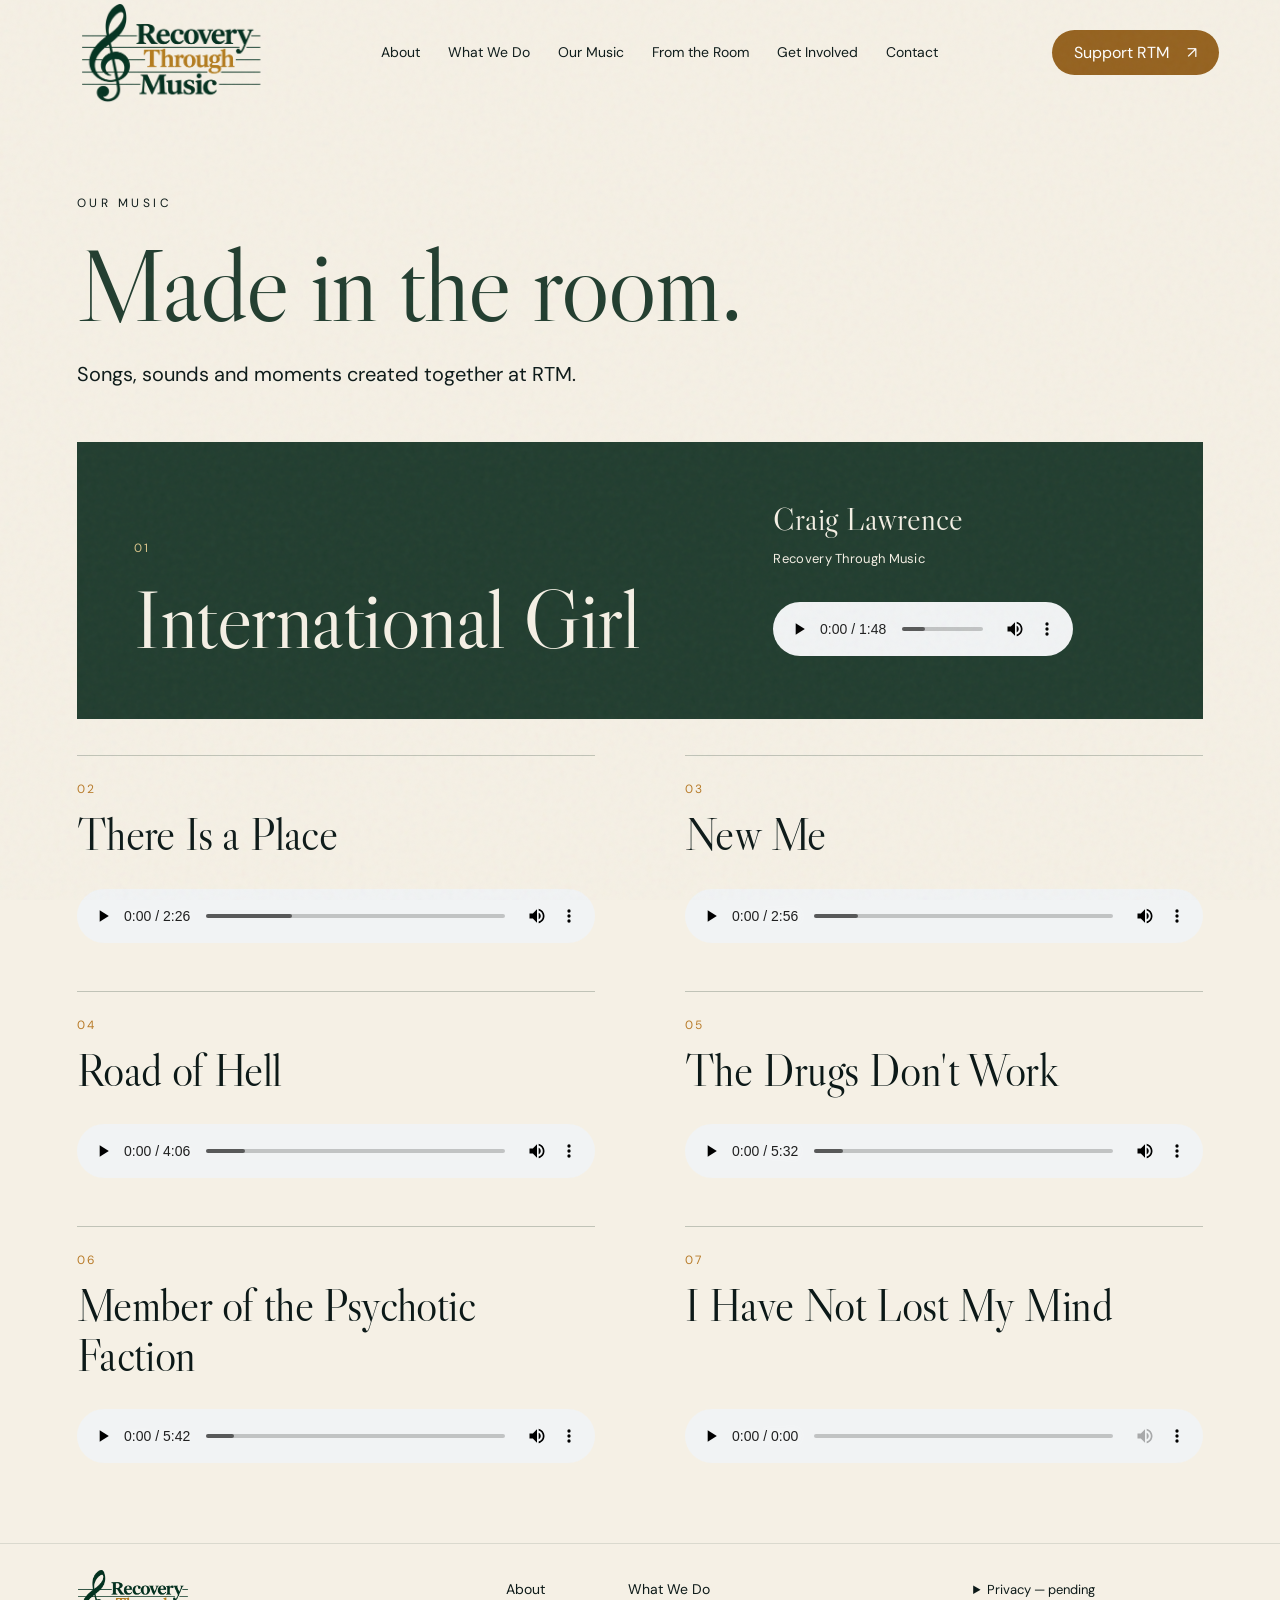
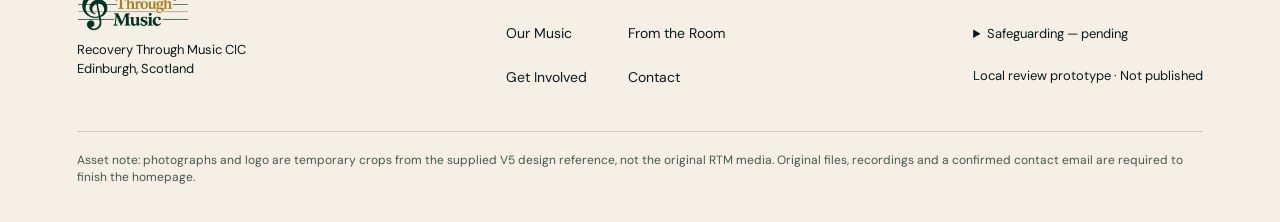
<file: rtm-homepage/our-music.html>
<!doctype html>
<html lang="en">
<head>
<meta charset="UTF-8">
<meta name="viewport" content="width=device-width, initial-scale=1">
<title>Our Music — Recovery Through Music</title>
<link rel="icon" href="favicon.svg">
<link rel="stylesheet" href="style.css">
<link rel="stylesheet" href="our-music.css">
</head>
<body class="our-music-page">
<a class="skip-link" href="#main-content">Skip to content</a>
<header><a class="brand" href="index.html" aria-label="Recovery Through Music home"><svg viewBox="85 60 1520 840" style="height:clamp(70px,7vw,90px);transform:translateX(8px) scale(1.12);transform-origin:center" role="img" aria-label="Recovery Through Music"><image href="assets/logo/rtm-direction-1-refined.png" width="1672" height="940"/></svg></a><button class="menu" aria-expanded="false" aria-controls="navigation">Menu ☰</button><nav id="navigation"><a href="about.html">About</a><a href="what-we-do.html">What We Do</a><a href="our-music.html">Our Music</a><a href="from-the-room.html">From the Room</a><a href="index.html#involved">Get Involved</a><a href="index.html#contact">Contact</a></nav><a class="support" href="index.html#support">Support RTM <span>↗</span></a></header>
<main id="main-content">
<section class="section listening-opening" aria-labelledby="music-title">
<p class="eyebrow">OUR MUSIC</p>
<h1 id="music-title">Made in the room.</h1>
<p class="listening-intro">Songs, sounds and moments created together at RTM.</p>
</section>
<section class="section listening-feature" aria-labelledby="featured-title">
<div class="listening-feature-title"><p class="listening-number">01</p><h2 id="featured-title">International Girl</h2></div>
<div class="listening-feature-detail"><p class="listening-credit">Craig Lawrence<span>Recovery Through Music</span></p><audio controls preload="metadata" aria-label="Listen to International Girl"><source src="assets/audio/International Girl-RTM.mp3" type="audio/mpeg">Your browser does not support audio playback.</audio></div>
</section>
<section class="section listening-collection" aria-label="Recording collection">
<article class="listening-track" aria-labelledby="track-2"><p class="listening-number">02</p><h2 id="track-2">There Is a Place</h2><audio controls preload="metadata" aria-label="Listen to There Is a Place"><source src="assets/audio/There is a Place.mp3" type="audio/mpeg">Your browser does not support audio playback.</audio></article>
<article class="listening-track" aria-labelledby="track-3"><p class="listening-number">03</p><h2 id="track-3">New Me</h2><audio controls preload="metadata" aria-label="Listen to New Me"><source src="assets/audio/WhatsApp Audio 2026-10-08 at 09.17.37.mpeg" type="audio/mpeg">Your browser does not support audio playback.</audio></article>
<article class="listening-track" aria-labelledby="track-4"><p class="listening-number">04</p><h2 id="track-4">Road of Hell</h2><audio controls preload="metadata" aria-label="Listen to Road of Hell"><source src="assets/audio/Road of Hell - RTM Master.mp3" type="audio/mpeg">Your browser does not support audio playback.</audio></article>
<article class="listening-track" aria-labelledby="track-5"><p class="listening-number">05</p><h2 id="track-5">The Drugs Don&#x27;t Work</h2><audio controls preload="metadata" aria-label="Listen to The Drugs Don&#x27;t Work"><source src="assets/audio/The Drugs Don&#x27;t Work - RTM Master.mp3" type="audio/mpeg">Your browser does not support audio playback.</audio></article>
<article class="listening-track" aria-labelledby="track-6"><p class="listening-number">06</p><h2 id="track-6">Member of the Psychotic Faction</h2><audio controls preload="metadata" aria-label="Listen to Member of the Psychotic Faction"><source src="assets/audio/Member of the Psychotic Faction - RTM Master.mp3" type="audio/mpeg">Your browser does not support audio playback.</audio></article>
<article class="listening-track" aria-labelledby="track-7"><p class="listening-number">07</p><h2 id="track-7">I Have Not Lost My Mind</h2><audio controls preload="metadata" aria-label="Listen to I Have Not Lost My Mind"><source src="assets/audio/I Have Not Lost My Mind - RTM Master.mp3" type="audio/mpeg">Your browser does not support audio playback.</audio></article>
</section>
</main>
<footer><div><a class="brand" href="index.html" aria-label="Recovery Through Music home"><svg viewBox="85 60 1520 840" preserveAspectRatio="xMinYMid meet" role="img" aria-label="Recovery Through Music"><image href="assets/logo/rtm-direction-1-refined.png" width="1672" height="940"/></svg></a><p>Recovery Through Music CIC<br>Edinburgh, Scotland</p></div><nav aria-label="Footer navigation"><a href="about.html">About</a><a href="what-we-do.html">What We Do</a><a href="our-music.html">Our Music</a><a href="from-the-room.html">From the Room</a><a href="index.html#involved">Get Involved</a><a href="index.html#contact">Contact</a></nav><div class="footer-notes"><details><summary>Privacy — pending</summary><p>Privacy information will be added before launch.</p></details><details><summary>Safeguarding — pending</summary><p>RTM’s safeguarding information and contact will be added before launch.</p></details><p>Local review prototype · Not published</p></div><p class="prototype-note">Asset note: photographs and logo are temporary crops from the supplied V5 design reference, not the original RTM media. Original files, recordings and a confirmed contact email are required to finish the homepage.</p></footer>
<script src="app.js"></script>
</body>
</html>
</file>
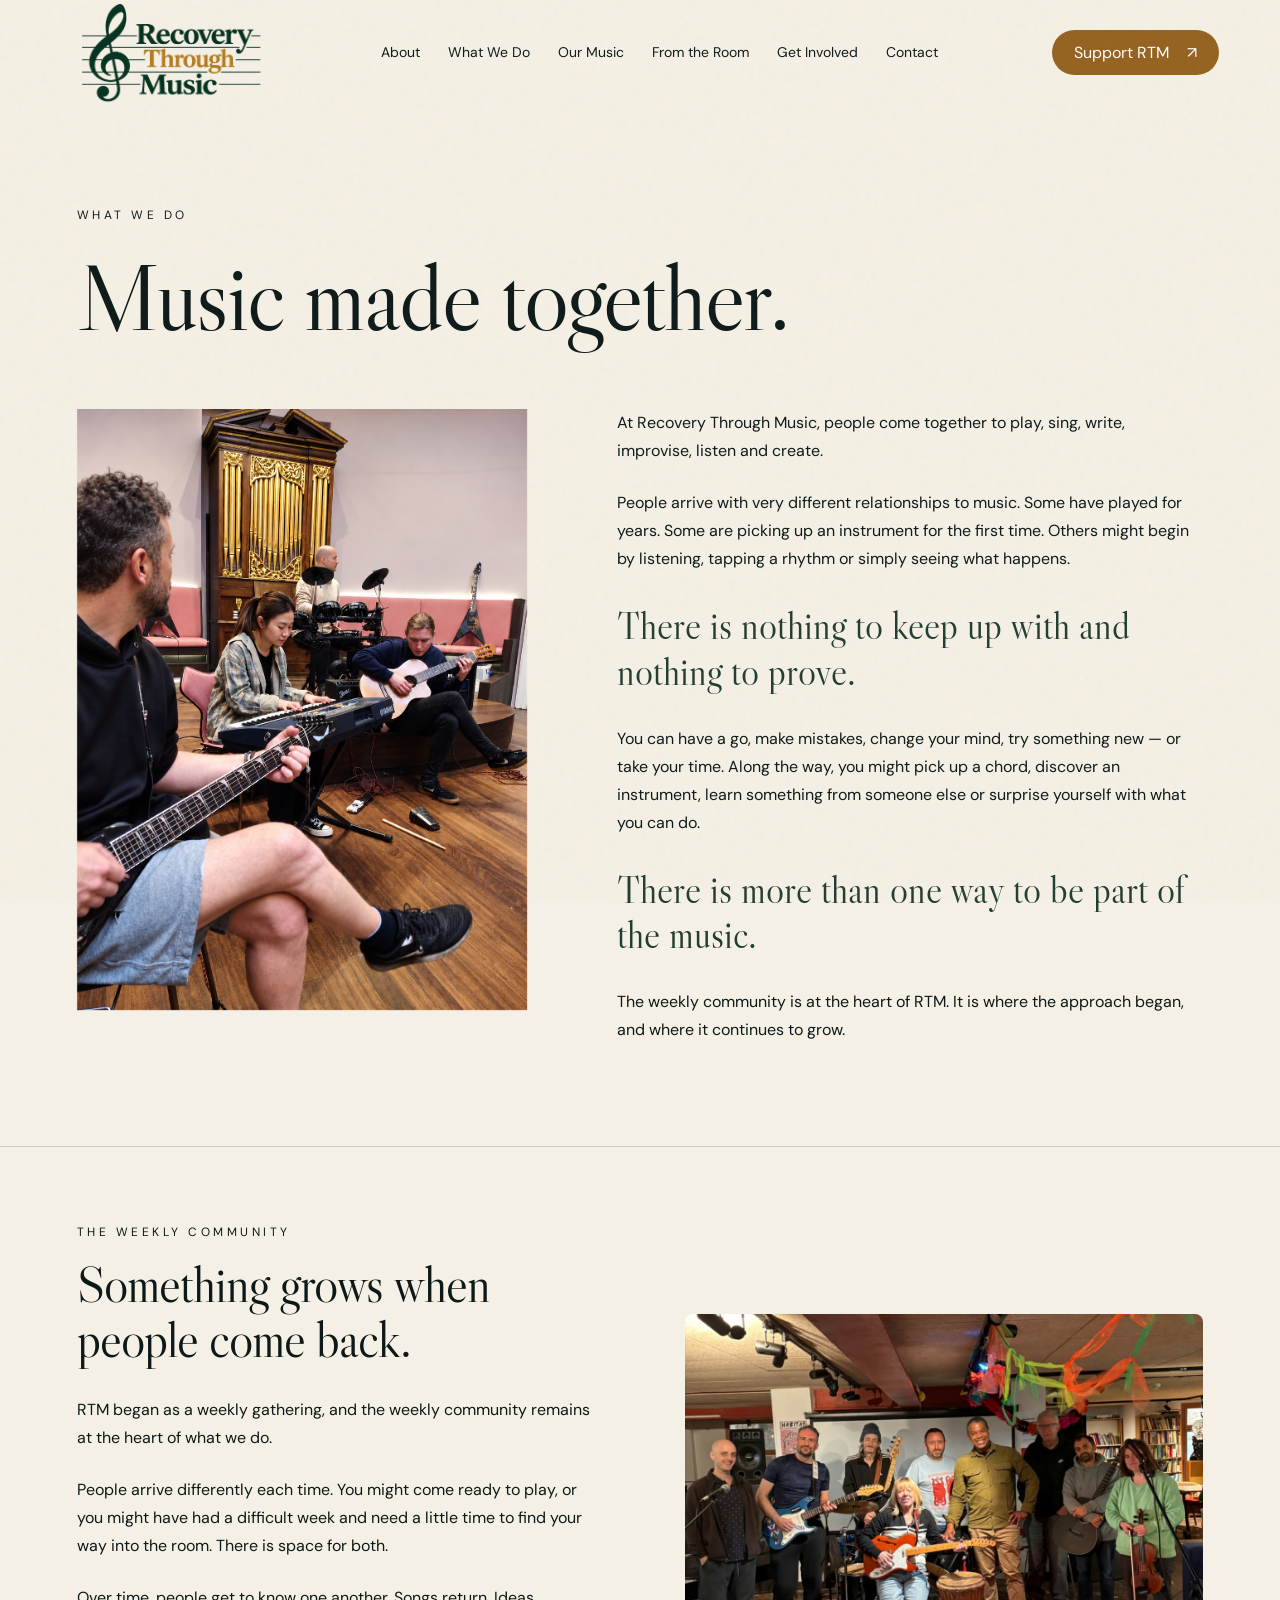
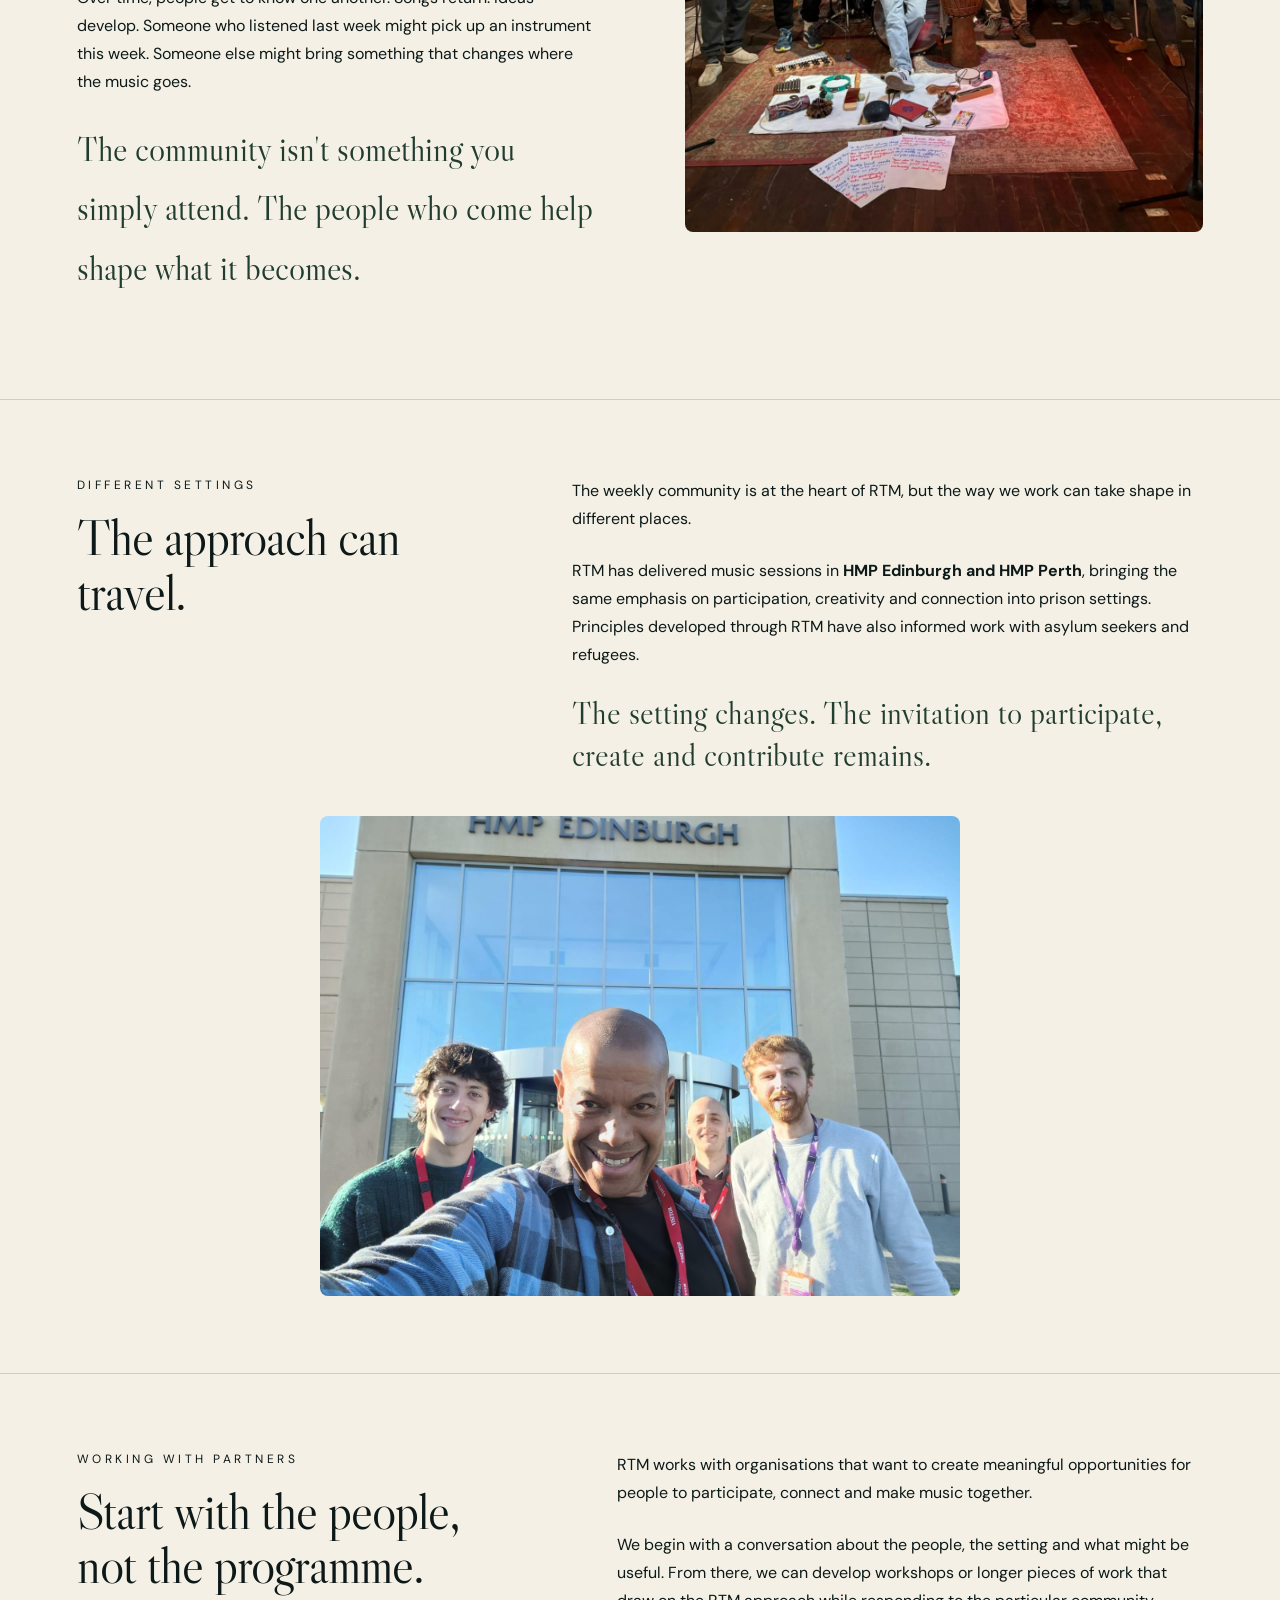
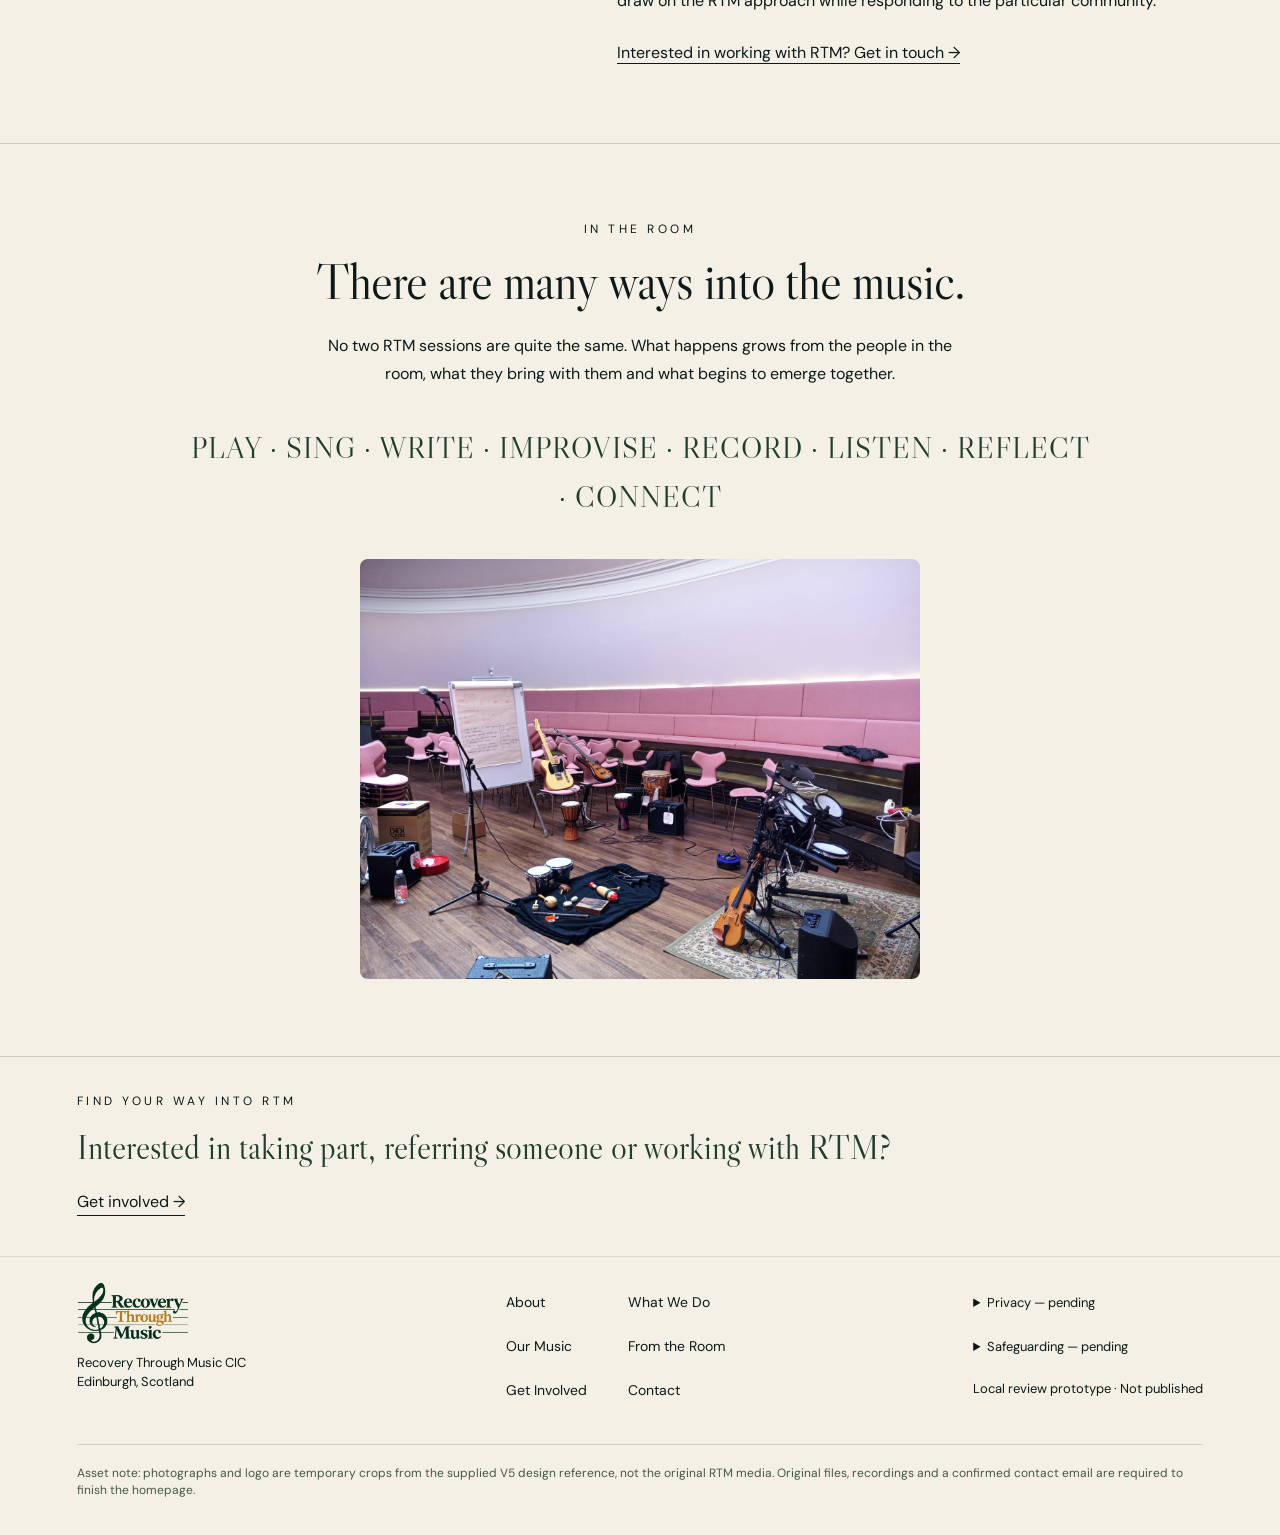
<file: rtm-homepage/what-we-do.html>
<!doctype html><html lang="en"><head><meta charset="UTF-8"><meta name="viewport" content="width=device-width, initial-scale=1"><title>What We Do — Recovery Through Music</title><link rel="icon" href="favicon.svg"><link rel="stylesheet" href="style.css"><link rel="stylesheet" href="what-we-do.css?v=closing-invitation"></head><body class="what-we-do-page"><a class="skip-link" href="#main-content">Skip to content</a><header><a class="brand" href="index.html" aria-label="Recovery Through Music home"><svg viewBox="85 60 1520 840" style="height:clamp(70px,7vw,90px);transform:translateX(8px) scale(1.12);transform-origin:center" role="img" aria-label="Recovery Through Music"><image href="assets/logo/rtm-direction-1-refined.png" width="1672" height="940"/></svg></a><button class="menu" aria-expanded="false" aria-controls="navigation">Menu ☰</button><nav id="navigation"><a href="about.html">About</a><a href="what-we-do.html">What We Do</a><a href="our-music.html">Our Music</a><a href="from-the-room.html">From the Room</a><a href="index.html#involved">Get Involved</a><a href="index.html#contact">Contact</a></nav><a class="support" href="index.html#support">Support RTM <span>↗</span></a></header><main id="main-content"><section class="section work-opening"><p class="eyebrow">WHAT WE DO</p><h1>Music made together.</h1><div class="work-opening-grid"><img src="assets/photos/what-we-do-music-made-together.png" alt="People making music together at a Recovery Through Music session." style="display:block;width:100%;height:auto;position:relative;z-index:6"><div class="work-opening-copy"><p>At Recovery Through Music, people come together to play, sing, write, improvise, listen and create.</p><p>People arrive with very different relationships to music. Some have played for years. Some are picking up an instrument for the first time. Others might begin by listening, tapping a rhythm or simply seeing what happens.</p><p class="work-emphasis">There is nothing to keep up with and nothing to prove.</p><p>You can have a go, make mistakes, change your mind, try something new — or take your time. Along the way, you might pick up a chord, discover an instrument, learn something from someone else or surprise yourself with what you can do.</p><p class="work-emphasis">There is more than one way to be part of the music.</p><p>The weekly community is at the heart of RTM. It is where the approach began, and where it continues to grow.</p></div></div></section><section class="section work-weekly" id="weekly-community"><div class="work-weekly-copy"><p class="eyebrow">THE WEEKLY COMMUNITY</p><h2>Something grows when people come back.</h2><p>RTM began as a weekly gathering, and the weekly community remains at the heart of what we do.</p><p>People arrive differently each time. You might come ready to play, or you might have had a difficult week and need a little time to find your way into the room. There is space for both.</p><p>Over time, people get to know one another. Songs return. Ideas develop. Someone who listened last week might pick up an instrument this week. Someone else might bring something that changes where the music goes.</p><p class="work-weekly-emphasis">The community isn't something you simply attend. The people who come help shape what it becomes.</p></div><figure class="work-weekly-photo"><img src="assets/photos/RTM-weekly-community-light-corrected.jpg" width="1152" height="1536" alt="RTM participants gathered with guitars, drums and a violin in the weekly community music room."></figure></section><section class="section work-settings" id="different-settings"><div class="work-settings-intro"><div><p class="eyebrow">DIFFERENT SETTINGS</p><h2>The approach can travel.</h2></div><div class="work-settings-copy"><p>The weekly community is at the heart of RTM, but the way we work can take shape in different places.</p><p>RTM has delivered music sessions in <strong>HMP Edinburgh and HMP Perth</strong>, bringing the same emphasis on participation, creativity and connection into prison settings. Principles developed through RTM have also informed work with asylum seekers and refugees.</p><p class="work-settings-emphasis">The setting changes. The invitation to participate, create and contribute remains.</p></div></div><figure class="work-settings-photo"><img src="assets/photos/what-we-do-hmp-edinburgh.jpeg" width="1600" height="1200" alt="Four people outside the entrance to HMP Edinburgh, with the HMP Edinburgh sign visible above them."></figure></section><section class="section work-partners" id="working-with-partners"><div><p class="eyebrow">WORKING WITH PARTNERS</p><h2>Start with the people, not the programme.</h2></div><div class="work-partners-copy"><p>RTM works with organisations that want to create meaningful opportunities for people to participate, connect and make music together.</p><p>We begin with a conversation about the people, the setting and what might be useful. From there, we can develop workshops or longer pieces of work that draw on the RTM approach while responding to the particular community.</p><a class="text-link" href="index.html#contact">Interested in working with RTM? Get in touch →</a></div></section><section class="section work-room" id="in-the-room"><p class="eyebrow">IN THE ROOM</p><h2>There are many ways into the music.</h2><p class="work-room-intro">No two RTM sessions are quite the same. What happens grows from the people in the room, what they bring with them and what begins to emerge together.</p><p class="work-room-sequence">PLAY · SING · WRITE · IMPROVISE · RECORD · LISTEN · REFLECT · CONNECT</p><figure class="work-room-photo"><img src="assets/photos/what-we-do-in-the-room.jpeg" width="1600" height="1200" alt="The RTM room during a break, with instruments, chairs, cases and a flipchart in place."></figure></section><section class="section work-closing" aria-label="Find your way into RTM"><p class="eyebrow">FIND YOUR WAY INTO RTM</p><p class="work-closing-invitation">Interested in taking part, referring someone or working with RTM?</p><a class="text-link" href="index.html#involved">Get involved →</a></section></main><footer><div><a class="brand" href="index.html" aria-label="Recovery Through Music home"><svg viewBox="85 60 1520 840" preserveAspectRatio="xMinYMid meet" role="img" aria-label="Recovery Through Music"><image href="assets/logo/rtm-direction-1-refined.png" width="1672" height="940"/></svg></a><p>Recovery Through Music CIC<br>Edinburgh, Scotland</p></div><nav aria-label="Footer navigation"><a href="about.html">About</a><a href="what-we-do.html">What We Do</a><a href="our-music.html">Our Music</a><a href="from-the-room.html">From the Room</a><a href="index.html#involved">Get Involved</a><a href="index.html#contact">Contact</a></nav><div class="footer-notes"><details><summary>Privacy — pending</summary><p>Privacy information will be added before launch.</p></details><details><summary>Safeguarding — pending</summary><p>RTM’s safeguarding information and contact will be added before launch.</p></details><p>Local review prototype · Not published</p></div><p class="prototype-note">Asset note: photographs and logo are temporary crops from the supplied V5 design reference, not the original RTM media. Original files, recordings and a confirmed contact email are required to finish the homepage.</p></footer><script src="app.js"></script></body></html>
</file>
<file: rtm-homepage/style.css>
@import url('https://fonts.googleapis.com/css2?family=Caveat:wght@400;500&family=DM+Sans:wght@400;500;600&family=Libre+Caslon+Display&display=swap');
:root{--paper:#f5f0e5;--ink:#0c1918;--green:#213d2f;--ochre:#b87b29}*{box-sizing:border-box}html{scroll-behavior:smooth;scroll-padding-top:100px}body{margin:0;color:var(--ink);background:var(--paper);font-family:'DM Sans',Arial,sans-serif;font-size:16px;line-height:1.45}body:before{content:'';position:fixed;inset:0;pointer-events:none;opacity:.14;z-index:5;background-image:url("data:image/svg+xml,%3Csvg viewBox='0 0 180 180' xmlns='http://www.w3.org/2000/svg'%3E%3Cfilter id='n'%3E%3CfeTurbulence type='fractalNoise' baseFrequency='.8' numOctaves='3' stitchTiles='stitch'/%3E%3C/filter%3E%3Cpath fill='%23b1a48e' filter='url(%23n)' opacity='.3' d='M0 0h180v180H0z'/%3E%3C/svg%3E")}button,a{-webkit-tap-highlight-color:transparent}button{font:inherit;color:inherit;cursor:pointer}a{color:inherit;text-decoration:none}button{border:0;background:none}button:hover,a:hover{color:var(--ochre)}button:focus-visible,a:focus-visible{outline:3px solid var(--ochre);outline-offset:5px}header{height:105px;display:flex;align-items:center;justify-content:space-between;gap:30px;padding:0 4.8%;max-width:1600px;margin:auto}.brand{display:flex;gap:18px;align-items:center}.brand>span{font:64px/.9 'Caveat',cursive;color:var(--green);transform:rotate(-7deg);border-bottom:7px solid var(--ochre)}.brand small{font-size:13px;line-height:1.25;letter-spacing:2px}nav{display:flex;gap:28px;align-items:center;font-size:14px}nav button{padding:0}.support{background:var(--ochre);color:white;border-radius:30px;padding:11px 22px;white-space:nowrap}.support:hover{background:var(--green);color:white}.support span{margin-left:14px}.menu{display:none}main{max-width:1600px;margin:auto}h1,h2,h3,p{margin:0}h1,h2,h3{font-family:'Libre Caslon Display',Georgia,serif;font-weight:400}h1{font-size:clamp(48px,5.6vw,87px);line-height:.96;letter-spacing:-2.3px}h2{font-size:42px;line-height:1.04;letter-spacing:-1px}p{margin:18px 0}.hero{display:grid;grid-template-columns:62% 38%;min-height:610px}.hero-photo{position:relative;overflow:hidden;clip-path:polygon(0 4%,55% 0,99% 1%,100% 100%,0 97%)}.hero-photo>svg{width:100%;height:100%;display:block;object-fit:cover}.hero-copy{padding:35px 35px 55px 25px;position:relative}.hero-copy h2{font-size:30px;margin:15px 0 24px}.hero-copy p{max-width:330px;margin-bottom:30px}.stroke{height:10px;width:55%;background:var(--ochre);transform:rotate(-6deg);border-radius:65% 35% 70% 30%;margin:20px 0 28px 30%}.button{display:inline-flex;align-items:center;justify-content:center;gap:22px;border-radius:40px;background:var(--green);color:white;padding:13px 28px;min-height:48px;font-size:16px}.button:hover{background:#375844;color:white}.paper-note{font:37px/1.05 'Caveat',cursive;display:block;background:#f4eedf;padding:22px 27px;transform:rotate(-10deg);box-shadow:0 3px 15px #0000000a}.hero-photo>.paper-note{position:absolute;left:-8px;top:70px}.handwritten{font:32px/1 'Caveat',cursive;position:absolute;right:20px;bottom:10px;transform:rotate(-14deg)}.section{padding:45px 6%}.eyebrow{font-size:12px;letter-spacing:3.5px;margin:0 0 16px}.about{display:grid;grid-template-columns:minmax(0,40fr) minmax(0,60fr);gap:25px;position:relative;padding-top:35px;padding-bottom:55px}.about-copy{padding:20px 20px 0 0}.about-copy p:not(.eyebrow){max-width:370px;margin:24px 0}.outline{border:1px solid var(--ink);background:transparent;color:var(--ink);padding:12px 24px}.collage{display:grid;grid-template-columns:minmax(0,58fr) minmax(0,40fr);gap:18px;align-items:start}.collage svg{display:block;width:100%;height:100%}.main-photo{border:10px solid #eee7d8;transform:rotate(-4deg);position:relative;margin-top:0}.main-photo>.paper-note{position:absolute;bottom:-25px;left:-35px;font-size:36px}.side-photos{display:grid;gap:18px;position:relative}.side-photos svg{border:6px solid #eee7d8;transform:rotate(3deg)}.side-photos .paper-note{position:absolute;right:-15px;bottom:-35px;font-size:30px}.music{background:var(--green);color:var(--paper);display:grid;grid-template-columns:minmax(0,37fr) minmax(0,46fr) minmax(0,17fr);align-items:center;gap:20px;padding-top:46px;padding-bottom:46px;clip-path:polygon(0 3%,24% 1%,51% 3%,81% 0,100% 3%,100% 97%,70% 100%,30% 97%,0 100%)}.music h2{font-size:40px}.music p{margin-bottom:0}.player{padding:21px 20px 12px;color:var(--ink);background:var(--paper);transform:rotate(-1deg)}.player-main{display:grid;grid-template-columns:95px 1fr;gap:18px;align-items:center}.player svg{width:95px;border-radius:3px}.player h3{font-size:21px}.player p{font-size:12px;margin:2px 0 12px}.listen{display:flex;align-items:center;gap:10px;padding:0;width:100%}.play{display:grid;place-items:center;min-width:38px;height:38px;border-radius:50%;color:white;background:var(--green);font-size:16px}.wave{font-size:13px;letter-spacing:-1px;white-space:nowrap;color:#8b9586;overflow:hidden}.listen small{font-size:11px;white-space:nowrap}.text-link{padding:0;border-bottom:1px solid currentColor;text-align:left}.player>.text-link{display:block;margin:14px auto 0;font-size:14px}.music-quote{font:32px/1.25 'Caveat',cursive;transform:rotate(-10deg);padding-left:10px}.approach{display:grid;grid-template-columns:minmax(0,59fr) minmax(0,41fr);gap:30px;padding-bottom:25px}.approach h2{font-size:39px}.approach p:not(.eyebrow){margin:0 0 12px}.short{width:80px;margin:20px 0 0}.services{display:grid;grid-template-columns:repeat(6,1fr);margin:0 3% 20px;padding:18px 15px;background:#e5e5d6;border-radius:45% 7% 25% 6% / 14% 22% 20% 14%}.services button{font-size:14px;line-height:1.35;padding:10px}.services span{display:block;font-size:37px;margin-bottom:5px;line-height:1.2}footer{max-width:1600px;margin:auto;padding:25px 6%;display:flex;justify-content:space-between;align-items:center;gap:20px;font-size:13px;border-top:1px solid #213d2f20}footer span{color:#637064}dialog{border:0;background:var(--paper);color:var(--ink);border-radius:5px;max-width:600px;width:calc(100% - 32px);padding:45px;box-shadow:0 20px 100px #0004}dialog::backdrop{background:#10241bc9;backdrop-filter:blur(4px)}dialog h2{font-size:43px;padding-right:15px}dialog p{line-height:1.6}dialog .close{position:absolute;right:15px;top:8px;font-size:32px}.dialog-done{margin-top:15px}.notice{background:#e8e3d5;padding:15px;font-size:14px}body:has(dialog[open]){overflow:hidden}@media(min-width:1400px){.hero{min-height:730px}.about{padding-top:50px}.about h2{font-size:50px}}@media(max-width:1100px){header{gap:20px;padding:0 4%;height:90px}nav{gap:16px;font-size:12px}.brand>span{font-size:53px}.brand small{font-size:10px}.support{font-size:13px;padding:10px 16px}.hero{min-height:550px;grid-template-columns:61% 39%}.hero-copy{padding:25px 22px 50px}.hero-copy h2{font-size:25px}.hero-copy p{font-size:15px}.handwritten{font-size:26px;bottom:0}h2{font-size:36px}.section{padding-left:5%;padding-right:5%}.music{grid-template-columns:minmax(0,39fr) minmax(0,61fr);gap:10px}.music-quote{display:none}.music h2{font-size:35px}.approach h2{font-size:33px}.player-main{grid-template-columns:80px 1fr}.player svg{width:80px}.about{gap:15px}.collage{gap:8px}.about-copy{padding-right:0}}@media(max-width:760px){html{scroll-padding-top:20px}header{height:88px;padding:0 5%;gap:14px;flex-wrap:wrap;position:relative;z-index:10}.brand{gap:12px}.brand>span{font-size:48px}.brand small{font-size:10px}.menu{display:block;margin-left:auto;font-size:14px}.support{display:none}nav{display:none;position:absolute;left:0;right:0;top:88px;background:var(--paper);padding:25px;box-shadow:0 12px 15px #0001;flex-direction:column;font-size:17px;gap:22px}nav.open{display:flex}.hero{display:flex;flex-direction:column}.hero-photo{height:360px;clip-path:polygon(0 3%,55% 0,100% 2%,100% 97%,0 100%)}.hero-photo>svg{height:100%;width:100%}.hero-photo>.paper-note{top:30px;font-size:27px;padding:16px 24px}.hero-copy{padding:28px 7% 60px}.hero-copy h1{font-size:59px;letter-spacing:-1.5px}.hero-copy h2{font-size:30px}.hero-copy p{font-size:16px;max-width:370px}.hero-copy .stroke{width:180px;margin:16px 0 25px 100px}.handwritten{font-size:29px;bottom:34px;right:8%}.about{display:flex;flex-direction:column;padding:20px 7% 55px;gap:35px}.about h2{font-size:38px}.about-copy p:not(.eyebrow){max-width:none}.collage{gap:12px;padding:0 5px}.main-photo>.paper-note{font-size:27px;left:-10px;padding:15px}.side-photos .paper-note{font-size:24px;right:-10px;padding:14px}.music{display:flex;flex-direction:column;align-items:stretch;gap:25px;padding:40px 7%}.music h2{font-size:37px}.player{padding:16px 12px}.player-main{gap:12px;grid-template-columns:75px 1fr}.player svg{width:75px}.wave{max-width:100px}.listen{gap:7px}.approach{display:block;padding:35px 7% 20px}.approach h2{font-size:35px}.approach>div+div{margin-top:25px}.services{grid-template-columns:repeat(3,1fr);gap:10px;margin:0 5% 20px;border-radius:15px;padding:20px 5px}.services button{font-size:12px}footer{flex-wrap:wrap;padding:22px 7%;font-size:12px}footer span{order:3;width:100%}dialog{padding:35px 25px}dialog h2{font-size:36px}}@media(prefers-reduced-motion:reduce){html{scroll-behavior:auto}}
:root{--space:clamp(28px,6vw,96px);--serif:'Libre Caslon Display',Georgia,serif;--sans:'DM Sans',Arial,sans-serif}header{gap:24px}.brand svg{width:205px;height:70px;display:block;mix-blend-mode:multiply}header nav a{padding:12px 0;min-height:44px}.skip-link{position:absolute;top:-100px;left:20px;z-index:100;background:var(--paper);padding:15px}.skip-link:focus{top:10px}.hero-photo>.paper-note{display:none}.hero{min-height:0}.hero-photo>svg{aspect-ratio:650/485}.hero-copy{padding-bottom:35px}.hero-copy h1{font-size:clamp(48px,5.3vw,80px)}.emphasis{font-weight:600;font-size:15px}.section{padding-top:var(--space);padding-bottom:var(--space)}.experience{border-top:1px solid #213d2f30}.experience-intro,.session-copy{display:grid;grid-template-columns:1fr 1fr;gap:8%}.experience-intro p{max-width:460px;margin:0}.rhythm{list-style:none;padding:32px 0;margin:35px 0;display:grid;grid-template-columns:repeat(6,1fr);border-top:1px solid #213d2f40;border-bottom:1px solid #213d2f40;counter-reset:step}.rhythm li{font:28px var(--serif);counter-increment:step}.rhythm li:before{content:'0' counter(step);display:block;font:11px var(--sans);letter-spacing:2px;color:#65553c;margin-bottom:18px}.session-copy p{margin:0}.music{grid-template-columns:1fr 1fr;gap:8%;clip-path:none}.music p{max-width:470px}.recordings{border:1px solid #f5f0e54d;padding:32px}.recordings h3{font-size:35px}.asset-notice{font-size:13px;line-height:1.6;border-left:2px solid var(--ochre);padding-left:16px;max-width:540px}.approach{padding-bottom:var(--space)}.person{background:#e8e8dc}.person-grid{display:grid;grid-template-columns:1fr 1fr;gap:8%;align-items:center}.person h2{font-size:clamp(60px,7vw,104px);line-height:.96}.person em{color:var(--green)}.person .lead{font:30px var(--serif)}.person-grid p:first-child{margin-top:0}.voices>div{display:flex;align-items:center;justify-content:space-between;gap:30px}.voices blockquote{font:50px 'Caveat',cursive;margin:0;transform:rotate(-5deg)}.voices p{text-align:center}.places{display:grid;grid-template-columns:1.2fr 1fr;gap:9%;border-top:1px solid #213d2f30}.facts{display:flex;gap:35px;margin-top:35px}.facts p{flex:1;margin:0}.facts strong{display:block;font:42px var(--serif)}.facts span{display:block;max-width:190px;font-size:13px;margin-top:10px}.settings{border-left:1px solid #213d2f40;padding-left:35px;padding-top:12px}.involved{background:var(--green);color:var(--paper)}.involved h2{font-size:52px}.pathways{display:grid;grid-template-columns:repeat(2,1fr);gap:0 50px;margin-top:48px}.pathways>a{padding:28px 0;border-top:1px solid #f5f0e560;display:block}.pathways>a>span{font-size:12px;color:#dac48b}.pathways h3{font-size:34px;margin:13px 0}.pathways h3 b{float:right;font-family:var(--sans);font-size:24px;font-weight:400}.pathways p{max-width:440px;margin:0}.pathways a:hover{color:#e8d19b}.contact{max-width:900px}.contact h2{font-size:60px}footer{align-items:start;flex-wrap:wrap}footer nav{display:grid;grid-template-columns:1fr 1fr;gap:0 25px}footer nav a{padding:10px 0;min-height:44px}footer .brand svg{width:180px;height:62px}footer p{margin:10px 0}summary{padding:12px 0;cursor:pointer;min-height:44px}summary:focus-visible{outline:3px solid var(--ochre);outline-offset:3px}.prototype-note{width:100%;border-top:1px solid #213d2f30;padding-top:20px;font-size:12px;color:#46564b}a:focus-visible{outline-offset:5px}footer .footer-notes{max-width:260px}.support{background:#95621f}.music .asset-notice{color:#e0dfd5}
@media(max-width:1100px){.brand svg{width:170px}header nav{gap:14px}.hero-copy h1{font-size:clamp(43px,5.3vw,65px)}}
@media(max-width:760px){header .brand svg{width:180px;height:62px}header nav a{padding:8px;width:100%;text-align:center}header nav{gap:5px}header .support{display:none}.hero-photo{height:auto}.hero-photo>svg{height:auto;aspect-ratio:650/485}.hero-copy h1{font-size:clamp(48px,12vw,68px)}.hero-copy{padding-bottom:40px}.section{padding-top:45px;padding-bottom:45px}.experience-intro,.session-copy,.person-grid,.places{grid-template-columns:1fr;gap:24px}.rhythm{grid-template-columns:repeat(3,1fr);gap:30px 10px;margin:25px 0}.rhythm li{font-size:25px}.rhythm li:before{margin-bottom:10px}.recordings{padding:24px}.person h2{font-size:65px}.voices>div{flex-wrap:wrap;justify-content:center;gap:25px}.voices p{order:3;width:100%}.voices blockquote{font-size:41px}.settings{padding:25px 0 0;border-left:0;border-top:1px solid #213d2f40}.involved h2{font-size:43px}.pathways{grid-template-columns:1fr;margin-top:30px}.pathways h3{font-size:33px}.contact h2{font-size:49px}footer nav{display:grid;position:static;background:none;box-shadow:none;padding:0;font-size:13px;flex:auto}footer .footer-notes{width:100%;max-width:none}footer .prototype-note{font-size:12px}.facts{gap:20px}}

/* Panoramic hero frame; retain the existing text column and page layout. */
.hero-photo{align-self:center;aspect-ratio:16/9;height:auto;clip-path:none;margin-left:24px;width:calc(100% - 24px)}
.hero-photo>svg{display:block;width:100%;height:auto;aspect-ratio:16/9}
@media(max-width:760px){.hero-photo{align-self:auto;margin:16px 5% 0;width:90%;height:auto}.hero-photo>svg{aspect-ratio:16/9}}

/* Single editorial photograph in the welcoming-space section only. */
#about .community-photo{margin:0;min-width:0;align-self:center}
#about .community-photo img{display:block;width:100%;height:auto;aspect-ratio:4/3;object-fit:contain}
#about .community-photo figcaption{font:30px/1.2 'Caveat',cursive;color:var(--green);text-align:right;margin-top:12px;padding-right:12px}
</file>
<file: rtm-homepage/about.css>
/* Styles exclusively for the About page. */
.about-page .about-opening{padding-top:clamp(55px,8vw,120px);padding-bottom:clamp(65px,8vw,120px)}
.about-page .about-opening h1{font-size:clamp(56px,7.4vw,108px);max-width:850px;line-height:1.02;letter-spacing:-2px;margin:24px 0 64px}
.about-page .about-intro-copy{max-width:690px;margin-left:34%}
.about-page .about-intro-copy p,.about-page .about-chapter-copy p{line-height:1.75;margin:0 0 24px}
.about-page .about-intro-copy .about-emphasis{font-family:var(--serif);font-size:clamp(28px,3vw,38px);line-height:1.2;color:var(--green);margin:30px 0}
.about-page .about-chapter{display:grid;grid-template-columns:26% minmax(0,1fr);gap:8%;border-top:1px solid #213d2f30}
.about-page .about-chapter h2{font:12px/1.7 var(--sans);letter-spacing:3.5px;margin:4px 0 0}
.about-page .about-chapter-copy{max-width:690px}
.about-page .about-chapter-copy h3{font-size:32px;line-height:1.2;margin:44px 0 22px;color:var(--green)}
.about-page .about-chapter-copy p:last-child,.about-page .about-intro-copy p:last-child{margin-bottom:0}
@media(max-width:760px){
.about-page .about-opening{padding-top:50px;padding-bottom:55px}
.about-page .about-opening h1{font-size:clamp(50px,11vw,76px);letter-spacing:-1.3px;margin:20px 0 40px}
.about-page .about-intro-copy{margin-left:0;max-width:none}
.about-page .about-chapter{grid-template-columns:1fr;gap:28px}
.about-page .about-chapter-copy h3{font-size:29px;margin-top:34px}
}

/* Opening portrait only; retain the existing text column alignment. */
.about-page .about-opening-grid{display:grid;grid-template-columns:minmax(0,26fr) minmax(0,66fr);gap:8%;align-items:start}
.about-page .about-opening-grid .about-intro-copy{margin-left:0}
.about-page .about-opening-portrait{margin:0;min-width:0}
.about-page .about-opening-portrait img{display:block;width:100%;height:auto}
@media(max-width:760px){
.about-page .about-opening-grid{grid-template-columns:minmax(0,1fr);gap:32px}
.about-page .about-opening-portrait{width:100%;max-width:400px}
}

/* Historical flyer, confined to Where it began. */
.about-page #where-it-began .about-original-flyer{margin:30px 0 0;max-width:400px}
.about-page #where-it-began .about-original-flyer img{display:block;width:100%;height:auto;border-radius:8px;clip-path:inset(0 0 1.5% 0 round 8px)}
.about-page #where-it-began .about-original-flyer figcaption{font:13px/1.6 var(--sans);color:var(--ink);margin-top:14px}

/* Shared portrait introducing the RTM biographies only. */
.about-page .about-people-photo{margin:32px 0 0}
.about-page .about-people-photo img{display:block;width:100%;height:auto;border-radius:8px}
</file>
<file: rtm-homepage/from-the-room.css>
/* From the Room entrance only. Approved notebook files are independent. */
.from-room-page .room-opening{padding-top:clamp(48px,6vw,88px);padding-bottom:clamp(56px,7vw,96px)}
.from-room-page .room-opening h1{font-size:clamp(52px,7vw,96px);line-height:1.04;letter-spacing:-2px;max-width:900px;color:var(--green);margin:24px 0 32px}
.from-room-page .room-intro{max-width:670px;line-height:1.8}
.from-room-page .journal-invitation{display:grid;grid-template-columns:minmax(0,320px) minmax(0,1fr);align-items:center;gap:clamp(24px,4vw,48px);max-width:960px;margin:36px 0 0;padding:clamp(20px,3vw,32px);background:#eee7d8;border-top:1px solid #213d2f30;border-bottom:1px solid #213d2f30}
.from-room-page .journal-invitation-preview{display:block;width:100%;max-width:320px;min-width:0;justify-self:start}
.from-room-page .journal-invitation-preview img{display:block;width:100%;max-width:320px;height:auto;box-shadow:0 5px 12px #30251e24}
.from-room-page .journal-invitation h2{font-size:clamp(30px,3.5vw,44px);line-height:1.1;margin:12px 0 16px;color:var(--green)}
.from-room-page .journal-invitation p:not(.eyebrow){line-height:1.7;margin:0 0 24px}
.from-room-page .journal-invitation .button{white-space:normal;text-align:center;max-width:100%}
@media(max-width:760px){
.from-room-page .room-opening h1{font-size:clamp(44px,11vw,70px);letter-spacing:-1.3px}
.from-room-page .journal-invitation{grid-template-columns:minmax(0,1fr)}
}
</file>
<file: rtm-homepage/get-involved.css>
/* Page-specific styles; shared V5 files are reused without changes. */
.get-involved-page .invitation-opening{padding-top:clamp(55px,8vw,120px);padding-bottom:clamp(48px,6vw,80px)}
.get-involved-page .invitation-opening h1{font-size:clamp(60px,8vw,110px);line-height:1.02;letter-spacing:-2px;color:var(--green);max-width:960px;margin:24px 0 34px}
.get-involved-page .invitation-intro{max-width:780px}
.get-involved-page .invitation-intro>p{line-height:1.75;margin:0 0 24px}
.get-involved-page .invitation-emphasis{color:var(--green)}
.get-involved-page .invitation-emphasis strong{font-weight:500}
.get-involved-page .invitation-intro .invitation-emphasis{font:clamp(26px,3vw,36px)/1.3 var(--serif);margin:28px 0 0}
.get-involved-page .invitation-routes{display:grid;grid-template-columns:repeat(4,minmax(0,1fr));gap:30px;margin-top:56px;border-top:1px solid #213d2f40;border-bottom:1px solid #213d2f40}
.get-involved-page .invitation-routes a{display:block;padding:26px 0 30px;min-width:0}
.get-involved-page .invitation-routes span{display:block;font-size:11px;letter-spacing:2px;color:var(--ochre);margin-bottom:12px}
.get-involved-page .invitation-routes strong{display:block;font:clamp(23px,2.3vw,30px)/1.2 var(--serif)}
.get-involved-page .invitation-section{display:grid;grid-template-columns:minmax(0,40fr) minmax(0,52fr);gap:8%;scroll-margin-top:24px}
.get-involved-page .invitation-heading h2{font-size:clamp(40px,4.8vw,66px);line-height:1.06;max-width:540px;color:var(--green)}
.get-involved-page .invitation-copy{max-width:650px;min-width:0}
.get-involved-page .invitation-copy>p{margin:0 0 24px;line-height:1.75}
.get-involved-page .invitation-copy .invitation-emphasis{font:clamp(25px,2.6vw,34px)/1.3 var(--serif);margin:32px 0}
.get-involved-page .invitation-action{display:inline-block;font-size:15px;line-height:1.7;padding-bottom:4px}
.get-involved-page .invitation-pending{cursor:default}
.get-involved-page #join-in{padding-top:24px}
.get-involved-page #refer-someone{border-top:1px solid #213d2f30;grid-template-columns:minmax(0,48fr) minmax(0,44fr)}
.get-involved-page #work-with-rtm{background:var(--green);color:var(--paper)}
.get-involved-page #work-with-rtm h2,.get-involved-page #work-with-rtm .invitation-emphasis{color:var(--paper)}
.get-involved-page #work-with-rtm .eyebrow{color:#dac48b}
.get-involved-page #work-with-rtm .invitation-action:hover{color:#dac48b}
.get-involved-page #support-rtm{padding-top:clamp(55px,7vw,100px);padding-bottom:clamp(55px,7vw,100px)}
@media(max-width:760px){
.get-involved-page .invitation-opening{padding-top:50px;padding-bottom:40px}
.get-involved-page .invitation-opening h1{font-size:clamp(52px,11vw,76px);letter-spacing:-1.3px;margin-bottom:28px}
.get-involved-page .invitation-routes{grid-template-columns:repeat(2,minmax(0,1fr));gap:0 24px;margin-top:36px}
.get-involved-page .invitation-routes a:nth-child(n+3){border-top:1px solid #213d2f30}
.get-involved-page .invitation-routes strong{font-size:25px}
.get-involved-page .invitation-section,.get-involved-page #refer-someone{grid-template-columns:1fr;gap:28px}
.get-involved-page .invitation-heading h2{font-size:clamp(38px,9vw,52px)}
.get-involved-page #join-in{padding-top:12px}
.get-involved-page .invitation-copy .invitation-emphasis{margin:26px 0}
}

/* Join In form only. */
.get-involved-page #join-in .join-form{margin-top:48px;padding-top:32px;border-top:1px solid #213d2f30;min-width:0}
.get-involved-page #join-in .join-form h3{font-size:clamp(30px,3vw,40px);line-height:1.2;color:var(--green);margin:0 0 32px}
.get-involved-page #join-in .join-field{margin-bottom:26px}
.get-involved-page #join-in .join-field label,.get-involved-page #join-in .join-preference legend{display:block;font-size:15px;line-height:1.6;margin-bottom:10px}
.get-involved-page #join-in .join-form small{font-size:12px;font-weight:400;color:#526053}
.get-involved-page #join-in .join-field input,.get-involved-page #join-in .join-field textarea{display:block;width:100%;min-width:0;max-width:100%;font:16px/1.6 var(--sans);color:var(--ink);background:transparent;border:1px solid #213d2f50;border-radius:4px;padding:10px 12px}
.get-involved-page #join-in .join-field input{min-height:48px}
.get-involved-page #join-in .join-field textarea{resize:vertical;min-height:100px}
.get-involved-page #join-in .join-preference{padding:0;margin:0 0 26px;border:0;min-width:0}
.get-involved-page #join-in .join-options{display:flex;gap:12px 26px;flex-wrap:wrap}
.get-involved-page #join-in .join-options label{display:flex;align-items:center;gap:8px;min-height:44px;cursor:pointer}
.get-involved-page #join-in .join-form input[type=radio],.get-involved-page #join-in .join-form input[type=checkbox]{width:19px;height:19px;margin:0;flex-shrink:0;accent-color:var(--green)}
.get-involved-page #join-in .join-consent{display:flex;align-items:flex-start;gap:12px;font-size:15px;line-height:1.6;margin:32px 0;cursor:pointer}
.get-involved-page #join-in .join-consent input{margin-top:3px}
.get-involved-page #join-in .join-form input:focus-visible,.get-involved-page #join-in .join-form textarea:focus-visible{outline:2px solid var(--ochre);outline-offset:3px}
.get-involved-page #join-in .join-submit:disabled{background:var(--green);color:var(--paper);opacity:.55;cursor:not-allowed}
@media(max-width:760px){.get-involved-page #join-in .join-form{margin-top:36px;padding-top:28px}}

/* Referral form only. */
.get-involved-page #refer-someone .referral-form{margin-top:48px;padding-top:32px;border-top:1px solid #213d2f30;min-width:0}
.get-involved-page #refer-someone .referral-form h3{font-size:clamp(30px,3vw,40px);line-height:1.2;color:var(--green);margin:0 0 32px}
.get-involved-page #refer-someone .referral-part{border:0;padding:0;margin:0 0 36px;min-width:0}
.get-involved-page #refer-someone .referral-part>legend{font-size:12px;letter-spacing:2.5px;color:var(--green);margin-bottom:24px;padding:0}
.get-involved-page #refer-someone .referral-part+.referral-part{border-top:1px solid #213d2f30;padding-top:24px}
.get-involved-page #refer-someone .referral-field{margin-bottom:26px}
.get-involved-page #refer-someone .referral-field label,.get-involved-page #refer-someone .referral-preference legend{display:block;font-size:15px;line-height:1.6;margin-bottom:10px;padding:0}
.get-involved-page #refer-someone .referral-form small{font-size:12px;font-weight:400;color:#526053}
.get-involved-page #refer-someone .referral-field input,.get-involved-page #refer-someone .referral-field textarea{display:block;width:100%;min-width:0;max-width:100%;font:16px/1.6 var(--sans);color:var(--ink);background:transparent;border:1px solid #213d2f50;border-radius:4px;padding:10px 12px}
.get-involved-page #refer-someone .referral-field input{min-height:48px}
.get-involved-page #refer-someone .referral-field textarea{resize:vertical;min-height:100px}
.get-involved-page #refer-someone .referral-preference{padding:0;margin:0 0 26px;border:0;min-width:0}
.get-involved-page #refer-someone .referral-options{display:flex;gap:12px 26px;flex-wrap:wrap}
.get-involved-page #refer-someone .referral-options label{display:flex;align-items:center;gap:8px;min-height:44px;cursor:pointer}
.get-involved-page #refer-someone .referral-form input[type=radio],.get-involved-page #refer-someone .referral-form input[type=checkbox]{width:19px;height:19px;margin:0;flex-shrink:0;accent-color:var(--green)}
.get-involved-page #refer-someone .referral-consent{display:flex;align-items:flex-start;gap:12px;font-size:15px;line-height:1.6;margin:32px 0;cursor:pointer}
.get-involved-page #refer-someone .referral-consent input{margin-top:3px}
.get-involved-page #refer-someone .referral-form input:focus-visible,.get-involved-page #refer-someone .referral-form textarea:focus-visible{outline:2px solid var(--ochre);outline-offset:3px}
.get-involved-page #refer-someone .referral-submit:disabled{background:var(--green);color:var(--paper);opacity:.55;cursor:not-allowed}
@media(max-width:760px){.get-involved-page #refer-someone .referral-form{margin-top:36px;padding-top:28px}}
</file>
<file: rtm-homepage/living-journal-preview.css>
@import url('https://fonts.googleapis.com/css2?family=Caveat:wght@400;500;600&display=swap');
@import url('https://fonts.googleapis.com/css2?family=DM+Sans:wght@400;500&display=swap');
:root{--green:#213d2f;--gold:#a78145}*{box-sizing:border-box}body{margin:0;background:#e8e3d7;color:var(--green);font:14px/1.5 'DM Sans',sans-serif}a{color:inherit;text-decoration:none}button{font:inherit;color:inherit;cursor:pointer}button:focus-visible,a:focus-visible{outline:2px solid var(--gold);outline-offset:4px}.journal-masthead{max-width:1440px;margin:auto;padding:28px 5%;display:flex;justify-content:space-between;gap:20px;font-size:12px;letter-spacing:.7px}.journal-masthead>a{font-weight:500}.journal-masthead small{font-size:10px;color:#6c7162}main{padding:12px 3% 48px}.notebook{max-width:1440px;margin:auto;display:grid;grid-template-columns:1fr 1fr;filter:drop-shadow(0 10px 12px #40382420)}.notebook-page{position:relative;aspect-ratio:3/4;min-width:0;background-image:url('assets/living-journal/notebook-dated-first-spread.png');background-size:200% 100%;background-repeat:no-repeat}.notebook-page--left{background-position:left center}.notebook-page--right{background-position:right center}.sr-only{position:absolute;width:1px;height:1px;padding:0;margin:-1px;overflow:hidden;clip-path:inset(50%);white-space:nowrap;border:0}.fragment{position:absolute;border:0;background:transparent;padding:0;border-radius:25%;}.fragment svg{display:block;width:100%;height:auto;opacity:0;pointer-events:none}.journal-hint{text-align:center;color:#747568;font-size:11px;margin:28px 0 0}.fragment-view{border:0;padding:50px 24px 24px;width:min(92vw,950px);max-height:92dvh;background:#f5f0e5;border-radius:3px;box-shadow:0 20px 80px #0003}.fragment-view::backdrop{background:#17261ee0}.close-view{position:absolute;right:18px;top:14px;border:0;background:none;padding:6px}.fragment-detail svg{display:block;width:100%;height:65dvh}body:has(dialog[open]){overflow:hidden}@media(max-width:700px){.journal-masthead{padding:20px 6%;flex-direction:column;gap:6px}main{padding:8px 3% 32px}.notebook{grid-template-columns:1fr;max-width:540px;gap:16px}.fragment-view{padding:48px 12px 16px}.fragment-detail svg{height:auto;max-height:70dvh}}

/* Spread two is isolated from the original collage artwork and layout. */

[hidden]{display:none!important}.journal-stage{position:relative;max-width:1440px;margin:auto;perspective:2400px;isolation:isolate}.notebook--song .notebook-page{background-image:url('assets/living-journal/notebook-blank-second-spread.png');container-type:inline-size}.song-writing{position:absolute;inset:5% 8% 5% 11%;font-family:'Caveat','Segoe Print','Bradley Hand',cursive;color:#25436a;mix-blend-mode:multiply}.song-writing h2{font-size:6.3cqw;line-height:1;margin:0;color:#254931;font-weight:600;transform:rotate(-1deg)}.song-credit{font-size:3.3cqw;margin:1% 0 2%;color:#3e4939}.song-stanza{margin:0 0 .8%;line-height:1.08}.song-stanza p{font-size:3.3cqw;line-height:1.1;margin:0}.song-stanza:nth-of-type(even){transform:rotate(-.35deg)}.stanza-label{font-size:2.7cqw;color:#44634b}.provisional{text-decoration:underline dotted #906844;text-underline-offset:3px;color:#695e56}.working-note{font-size:2.8cqw;color:#806344;margin:1% 0;transform:rotate(-2deg)}.process-mark{position:absolute;right:0;top:4.5%;font-size:2.8cqw;color:#78665c;transform:rotate(6deg)}.process-mark s{text-decoration-thickness:2px}.paul-print{position:absolute;top:6%;left:26%;height:40%;margin:0;transform:rotate(3deg);background:#eee9df;padding:1.2%;box-shadow:2px 5px 7px #35291e40}.paul-print img{display:block;height:100%;width:auto;max-width:100%;object-fit:contain}.paul-print:before,.paul-print:after{content:'';position:absolute;width:40%;height:6%;background:#d0b77b80;box-shadow:0 1px 2px #62523620;top:-2%;left:4%;transform:rotate(-17deg)}.paul-print:after{left:auto;right:-4%;top:auto;bottom:0;transform:rotate(-24deg)}.music-reflection{position:absolute;top:49%;left:11%;right:10%;font:4cqw/1.24 'Caveat','Segoe Print','Bradley Hand',cursive;color:#25436a;transform:rotate(-.7deg);mix-blend-mode:multiply}.music-reflection p{margin:0}.song-listen{position:absolute;top:78%;left:12%;right:11%}.song-listen label{display:block;font-size:clamp(9px,1.7cqw,13px);color:#5c6255;margin-bottom:5px}.song-listen audio{display:block;width:100%;height:34px;opacity:.88}.song-ending{position:absolute;bottom:5%;left:15%;margin:0;font:600 7cqw/1 'Caveat','Segoe Print','Bradley Hand',cursive;transform:rotate(-3deg);color:#2d5739;mix-blend-mode:multiply}.spread-controls{display:flex;align-items:center;justify-content:center;gap:24px;margin:22px auto 0}.spread-controls button{border:1px solid #74826b66;background:#f6f0e5;padding:9px 15px;border-radius:3px}.spread-controls button:disabled{opacity:.4;cursor:default}.spread-status{font-size:12px;color:#5c6657}.draft-status{text-align:center;font-size:10px;color:#717163;margin:12px 0 0}.turning-leaf{position:absolute;z-index:5;top:0;width:50%;height:100%;pointer-events:none;transform-style:preserve-3d;will-change:transform;box-shadow:0 8px 24px #30251e22}.turning-leaf.forward{left:50%;transform-origin:left center}.turning-leaf.backward{left:0;transform-origin:right center}.turn-face{position:absolute;inset:0;backface-visibility:hidden;overflow:hidden;background:#ecd9b5}.turn-face.back{transform:rotateY(180deg)}.turn-face>.notebook-page{width:100%;height:100%;aspect-ratio:auto}.turn-face:after{content:'';position:absolute;inset:0;background:linear-gradient(90deg,#392c1c35,transparent 15%,#fff2 70%,#30251d20);pointer-events:none}
@media(max-width:700px){.spread-controls{gap:10px;flex-wrap:wrap}.spread-controls button{padding:10px;font-size:12px}.notebook--song .song-page{aspect-ratio:auto;min-height:790px}.song-writing{position:relative;inset:auto;padding:35px 27px 40px 35px}.song-writing h2{font-size:34px}.song-credit{font-size:20px}.song-stanza p{font-size:21px;line-height:1.18}.stanza-label,.working-note{font-size:17px}.song-stanza{margin-bottom:10px}.process-mark{font-size:17px;top:70px;right:25px}.notebook--song .music-page{aspect-ratio:auto;min-height:830px;padding:35px 32px 40px}.paul-print{position:relative;top:auto;left:auto;height:300px;width:max-content;max-width:75%;margin:0 auto 30px;padding:7px}.music-reflection{position:relative;top:auto;left:auto;right:auto;font-size:25px;line-height:1.25}.song-listen{position:relative;top:auto;left:auto;right:auto;margin-top:25px}.song-listen label{font-size:11px}.song-ending{position:relative;bottom:auto;left:auto;margin:28px 0 0;font-size:43px;text-align:center}}
@media(prefers-reduced-motion:reduce){.turning-leaf{display:none}}

/* Artistic refinement: independently rendered content on the unchanged paper. */
.notebook--song{--blue-ink:#213d70;--red-ink:#9b3d40}
.song-writing{inset:5% 8% 5% 10%;color:var(--blue-ink)}
.song-writing h2{font-size:7.1cqw;color:var(--blue-ink);font-weight:600;line-height:1.08;position:relative;white-space:nowrap}
.song-writing h2:after,.song-ending:after{content:'';display:block;width:49%;height:3px;border-top:2px solid var(--red-ink);border-bottom:1px solid var(--red-ink);transform:rotate(-2deg);margin:4px 0 0 25%;border-radius:50%}
.song-credit{font-size:3.8cqw;color:var(--blue-ink);margin:1% 0 5%;transform:rotate(-2deg)}
.song-stanza{margin:0;line-height:1.2;position:relative}.song-stanza p{font-size:4.05cqw;line-height:1.35;margin:1% 0 0}.stanza-label{font-size:3.9cqw;color:var(--blue-ink);text-decoration:underline;text-underline-offset:4px}.song-stanza em{font-style:normal;font-weight:600;font-size:1.12em}.opening-verse{transform:rotate(-1deg)}.adapted-line{border-bottom:1.5px solid var(--red-ink);padding-bottom:2px;font-size:1.015em}.repeat-mark{font-size:3.8cqw;margin:3.2% 0 4%;color:var(--blue-ink);transform:rotate(-2deg);padding-left:3%}.bridge-stanza p{position:relative;z-index:0;padding:1% 2%;font-size:4.25cqw}.bridge-stanza p:before{content:'';position:absolute;inset:-5% -2%;border:1.4px solid var(--red-ink);border-radius:49% 53% 43% 55%;transform:rotate(-3deg);z-index:-1}.repeat-return{margin:5% 0 4%;font-size:4.1cqw}.repeat-return span{float:right;font-size:5cqw;transform:rotate(9deg)}.final-stanza{transform:rotate(.6deg)}.final-stanza p{font-size:4.05cqw}.ending-line{display:inline-block;margin-left:9%;font-size:1.13em}.last-line{margin-left:15%;border-bottom:2px solid var(--red-ink);transform:rotate(-3deg)}.process-mark{position:relative;top:auto;right:auto;font-size:3.3cqw;margin:5% 0 0 33%;transform:rotate(-5deg);color:var(--blue-ink)}.process-mark s{color:var(--red-ink);text-decoration-style:double}.working-note{font-size:2.65cqw;line-height:1.15;color:#865452;margin-top:4%;max-width:90%}
.paul-print{top:5%;left:14%;height:44%;padding:1.2%;transform:rotate(-4deg)}.photo-annotation{position:absolute;top:15%;left:61%;right:7%;margin:0;font:4.3cqw/1.1 'Caveat','Segoe Print','Bradley Hand',cursive;color:var(--blue-ink);transform:rotate(4deg)}.photo-annotation span{display:block;font-size:7cqw;margin:5% 0 0 12%}
.music-reflection{top:51%;left:8%;right:7%;font-size:3.3cqw;line-height:1.22;color:var(--blue-ink);padding:3% 4%;mix-blend-mode:normal;filter:drop-shadow(1px 3px 2px #59432a22);isolation:isolate;transform:rotate(-1deg)}.music-reflection:before{content:'';position:absolute;inset:0;z-index:-1;background:linear-gradient(110deg,#faf4e1cc,#f5eedbb3),url('assets/living-journal/notebook-blank-second-spread.png') 20% 60%/200%;clip-path:polygon(1% 2%,8% 1%,16% 3%,25% 0,33% 2%,45% 1%,53% 3%,65% 0,78% 2%,91% 0,99% 3%,98% 13%,100% 28%,98% 43%,100% 60%,98% 77%,100% 95%,92% 98%,81% 96%,72% 99%,60% 97%,47% 100%,35% 98%,24% 100%,12% 97%,1% 99%,2% 83%,0 66%,2% 47%,0 29%)}.music-reflection p{mix-blend-mode:multiply}
.song-listen{top:78%;left:11%;right:10%;font-family:'Caveat','Segoe Print','Bradley Hand',cursive;color:var(--blue-ink)}.listen-label{font-size:4cqw;line-height:1.1;margin:0 0 2% 14%;transform:rotate(-1deg)}.ink-player{display:flex;align-items:center;gap:5%;width:100%}.ink-play{flex:0 0 auto;width:clamp(44px,7cqw,55px);height:clamp(44px,7cqw,55px);border:2px solid var(--blue-ink);border-radius:48% 52% 46% 54%;background:transparent;padding:9px;color:var(--blue-ink);transform:rotate(-5deg);box-shadow:1px -1px 0 #213d7050}.ink-play svg{display:block;width:100%;height:100%;fill:none;stroke:currentColor;stroke-width:2.7;stroke-linecap:round;stroke-linejoin:round}.ink-play .play-symbol{fill:#213d7020}.pause-symbol{display:none}.ink-play[data-playing="true"] .play-symbol{display:none}.ink-play[data-playing="true"] .pause-symbol{display:block}.ink-timeline{flex:1;min-width:0}.ink-seek{--progress:0%;appearance:none;-webkit-appearance:none;width:100%;height:24px;margin:0;background:transparent;cursor:pointer;display:block}.ink-seek::-webkit-slider-runnable-track{height:3px;border-radius:50%;background:linear-gradient(to right,var(--blue-ink) var(--progress),#213d7040 var(--progress))}.ink-seek::-moz-range-track{height:3px;background:#213d7040}.ink-seek::-moz-range-progress{height:3px;background:var(--blue-ink)}.ink-seek::-webkit-slider-thumb{appearance:none;-webkit-appearance:none;width:16px;height:16px;margin-top:-6px;border:2px solid var(--blue-ink);border-radius:47%;background:#d9d0bd}.ink-seek::-moz-range-thumb{width:13px;height:13px;border:2px solid var(--blue-ink);border-radius:47%;background:#d9d0bd}.ink-seek:disabled{opacity:.45;cursor:default}.ink-times{text-align:right;font-size:2.8cqw;line-height:1;font-variant-numeric:tabular-nums}.ink-player :focus-visible{outline:2px solid var(--red-ink);outline-offset:5px}.audio-message{font-size:2.4cqw;line-height:1.1;margin:2% 0 0}.audio-message:empty{display:none}.song-ending{bottom:4.5%;left:17%;font-size:7.2cqw;color:var(--blue-ink)}.song-ending:after{width:85%;margin-left:6%}
@media(max-width:700px){.song-writing{position:relative;inset:auto;padding:36px 8% 38px 10%}.song-writing h2{font-size:clamp(27px,7.1cqw,38px);white-space:normal}.song-credit{font-size:23px;margin-bottom:25px}.song-stanza p,.bridge-stanza p,.final-stanza p{font-size:clamp(20px,4.5cqw,25px);line-height:1.35}.stanza-label{font-size:23px}.repeat-mark,.repeat-return{font-size:23px;margin:22px 0}.repeat-return span{font-size:30px}.process-mark{font-size:22px;margin-top:25px}.working-note{font-size:17px;margin-top:24px}.notebook--song .music-page{padding:38px 8% 42px;min-height:830px}.paul-print{position:relative;top:auto;left:auto;height:clamp(240px,70cqw,330px);max-width:68%;margin:0 auto 24px 3%;padding:7px}.photo-annotation{position:absolute;top:95px;left:66%;right:6%;font-size:clamp(18px,4.5cqw,25px)}.photo-annotation span{font-size:36px}.music-reflection{position:relative;top:auto;left:auto;right:auto;font-size:24px;line-height:1.25;padding:18px 16px}.song-listen{position:relative;top:auto;left:auto;right:auto;margin-top:25px}.listen-label{font-size:27px}.ink-times{font-size:20px}.audio-message{font-size:18px}.song-ending{position:relative;bottom:auto;left:auto;font-size:42px;margin-top:30px}.song-ending:after{width:65%;margin-left:18%}}

/* Small pen gestures, confined to the second spread. */
.notebook--song .bass-doodle{position:absolute;right:1.3%;top:27%;width:7%;height:17%;color:var(--blue-ink);transform:rotate(5deg);pointer-events:none}
.red-doodle{stroke:var(--red-ink)}
.bridge-stanza p:before{content:none}
.bridge-gesture{position:absolute;left:-3%;top:-10%;width:106%;height:123%;overflow:visible;pointer-events:none;z-index:-1;fill:none;stroke:var(--red-ink);stroke-width:1.45;stroke-linecap:round;stroke-linejoin:round}
.bridge-gesture .gesture-pressure{stroke-width:.7;opacity:.65}
.notebook--song .song-credit{margin-bottom:3.5%}
.notebook--song .repeat-mark{margin-top:2.5%;margin-bottom:3%}
.notebook--song .repeat-return{margin-top:3.5%;margin-bottom:2.5%}
.notebook--song .final-stanza p{line-height:1.23}
.notebook--song .photo-notes{position:absolute;left:63%;top:38%;width:13%;height:7%;color:var(--blue-ink);transform:rotate(-8deg);pointer-events:none}
.notebook--song .reflection-flourish{position:absolute;left:68%;top:74%;width:16%;height:2.5%;color:var(--blue-ink);transform:rotate(-3deg);pointer-events:none}
@media(max-width:700px){.notebook--song .song-credit{margin-bottom:20px}.notebook--song .repeat-mark{margin:18px 0}.notebook--song .repeat-return{margin:18px 0 14px}.notebook--song .song-writing{padding-bottom:60px}.notebook--song .bass-doodle{right:1%;top:29%;width:7%;height:145px}.notebook--song .photo-notes{top:265px;left:73%;width:15%;height:45px}.notebook--song .reflection-flourish{position:relative;display:block;top:auto;left:auto;width:75px;height:18px;margin:9px 7% 0 auto}}

/* Separate photographic collage assets; lyrics and controls remain untouched. */
.notebook--song .bass-clipping{position:absolute;right:4%;bottom:6%;width:18%;height:24%;object-fit:contain;transform:rotate(5deg);filter:drop-shadow(1px 3px 2px #49331e35);pointer-events:none}
.notebook--song .music-reflection{background:url('assets/living-journal/school-jotter-paper.png') center/100% 100% no-repeat;padding:3.4% 4% 3.3% 13%;font-size:3.3cqw;line-height:1.27;transform:rotate(-.8deg);filter:drop-shadow(1px 3px 2px #59432a25)}
.notebook--song .music-reflection:before{content:none}
.notebook--song .photo-annotation{left:56%;right:10%;top:11%;transform:rotate(2deg)}
.paul-pointer{display:block;width:75%;height:auto;margin:5% 0 0 -27%;overflow:visible}
@media(max-width:700px){.notebook--song .bass-clipping{right:3%;bottom:4%;width:15%;height:150px}.notebook--song .music-reflection{padding:22px 16px 22px 16%;font-size:23px;line-height:1.3}.notebook--song .photo-annotation{top:75px;left:61%;right:6%}.paul-pointer{width:80%;margin-left:-24%}}

/* Left-page additions only. Collision-aware placement preserves the lyric layout. */
.notebook--song .bass-clipping{top:12%;bottom:auto;right:3%;width:22%;height:33%;transform:rotate(13deg)}
.chord-sketches{position:absolute;right:5%;top:77%;width:24%;display:flex;gap:4%;color:var(--blue-ink);pointer-events:none}
.chord-sketches svg{display:block;width:30.6%;height:auto;overflow:visible;transform:rotate(-2deg)}
.chord-sketches svg:nth-child(2){transform:rotate(2deg)}
.chord-sketches text{font:17px 'Caveat','Segoe Print',cursive;fill:currentColor}
@media(max-width:700px){.notebook--song .bass-clipping{top:12%;bottom:auto;right:3%;width:22%;height:30%}.chord-sketches{top:auto;bottom:5%;right:6%;width:25%}}

/* Stable collage positions: never hide or shrink these elements at runtime. */
.notebook--song .bass-clipping{top:12%;right:4%;bottom:auto;width:22%;height:33%;object-fit:contain;transform:rotate(13deg);visibility:visible;opacity:1;z-index:1}
.notebook--song .chord-sketches{top:79%;right:5%;bottom:auto;width:24%;visibility:visible;opacity:1;z-index:1}
@media(max-width:700px){.notebook--song .bass-clipping{top:12%;right:4%;height:33%;width:22%}.notebook--song .chord-sketches{top:auto;bottom:5%;right:6%;width:25%}}

/* Approved bass enlargement and confirmed chord diagrams only. */
.notebook--song .bass-clipping{top:10%;right:7%;bottom:auto;width:31.5%;height:47%;transform:rotate(16deg)}
.notebook--song .chord-sketches{top:83%;right:6%;bottom:auto;width:35%}
@media(max-width:700px){.notebook--song .bass-clipping{top:10%;right:7%;width:31.5%;height:47%}.notebook--song .chord-sketches{top:auto;bottom:5%;right:6%;width:36%}}

/* Desktop-only clearance for the bridge lyric; retain the approved clipping size and tilt. */
@media(min-width:701px){.notebook--song .bass-clipping{right:calc(7% - 12px)}}

/* Reversible drum sketch addition; remove this rule and its image to revert. */
.notebook--song .drum-kit-sketch{position:absolute;top:70%;right:8%;width:23%;height:auto;transform:rotate(-4deg);opacity:.88;pointer-events:none}
@media(max-width:700px){.notebook--song .drum-kit-sketch{top:auto;bottom:15%;right:8%;width:23%}}
</file>
<file: rtm-homepage/our-music.css>
/* Our Music prototype only; shared styles and completed pages remain untouched. */
.our-music-page .listening-opening{padding-top:clamp(55px,7vw,100px);padding-bottom:clamp(36px,4vw,60px)}
.our-music-page .listening-opening h1{font-size:clamp(60px,8vw,112px);line-height:1;letter-spacing:-2px;color:var(--green);margin:22px 0}
.our-music-page .listening-intro{font-size:clamp(16px,1.6vw,20px);margin:0;line-height:1.6}
.our-music-page .listening-feature{background:var(--green);color:var(--paper);margin:0 6%;padding:clamp(30px,4.5vw,64px);display:grid;grid-template-columns:minmax(0,3fr) minmax(0,2fr);gap:8%;align-items:end}
.our-music-page .listening-number{font:12px/1.5 var(--sans);letter-spacing:2px;color:var(--ochre);margin:0 0 20px}
.our-music-page .listening-feature .listening-number{color:#dac48b}
.our-music-page .listening-feature h2{font-size:clamp(48px,6.5vw,88px);line-height:1.02;letter-spacing:-1.5px;max-width:620px}
.our-music-page .listening-credit{font:clamp(24px,2.5vw,32px)/1.3 var(--serif);margin:0 0 32px}
.our-music-page .listening-credit span{display:block;font:13px/1.6 var(--sans);margin-top:8px;letter-spacing:.3px}
.our-music-page .listening-unavailable{font:13px/1.6 var(--sans);margin:0;color:#526053}
.our-music-page .listening-unavailable span{display:block;font-size:11px;letter-spacing:.4px;margin-top:4px}
.our-music-page .listening-feature .listening-unavailable{color:var(--paper);border-top:1px solid #f5f0e54d;padding-top:20px}
.our-music-page .listening-feature .listening-unavailable span{color:#dac48b}
.our-music-page .listening-collection{display:grid;grid-template-columns:repeat(2,minmax(0,1fr));column-gap:8%;row-gap:48px;padding-top:36px;padding-bottom:80px}
.our-music-page .listening-track{min-width:0;border-top:1px solid #213d2f40;padding-top:24px;display:flex;flex-direction:column;align-items:stretch}
.our-music-page .listening-track .listening-number{margin-bottom:12px}
.our-music-page .listening-track h2{font-size:clamp(32px,3.5vw,47px);line-height:1.12;letter-spacing:-.6px;margin-bottom:28px;overflow-wrap:break-word}
.our-music-page .listening-track audio{display:block;width:100%;max-width:100%;height:54px;margin-top:auto;accent-color:var(--green)}
.our-music-page .listening-track .listening-unavailable{margin-top:auto;min-height:54px}
.our-music-page audio:focus-visible{outline:3px solid var(--ochre);outline-offset:5px;border-radius:30px}
@media(max-width:1100px){.our-music-page .listening-feature{margin-left:5%;margin-right:5%}}
@media(max-width:760px){
.our-music-page .listening-opening{padding-top:50px;padding-bottom:32px}
.our-music-page .listening-opening h1{font-size:clamp(55px,12vw,76px);letter-spacing:-1.5px}
.our-music-page .listening-feature{grid-template-columns:1fr;gap:32px;padding:32px 24px}
.our-music-page .listening-feature h2{font-size:clamp(46px,10vw,65px)}
.our-music-page .listening-credit{margin-bottom:24px}
.our-music-page .listening-collection{grid-template-columns:1fr;row-gap:32px;padding-top:27px;padding-bottom:50px}
}
</file>
<file: rtm-homepage/what-we-do.css>
.what-we-do-page .work-opening{padding-top:clamp(55px,8vw,120px);padding-bottom:clamp(65px,8vw,120px)}
.what-we-do-page .work-opening h1{font-size:clamp(56px,7.4vw,108px);line-height:1.02;letter-spacing:-2px;margin:24px 0 64px;max-width:1000px}
.what-we-do-page .work-opening-grid{display:grid;grid-template-columns:minmax(0,40fr) minmax(0,52fr);gap:8%;align-items:start}
.what-we-do-page .work-photo-placeholder{aspect-ratio:4/5;display:flex;align-items:center;justify-content:center;border:1px solid #213d2f30;padding:30px;text-align:center;color:var(--green);border-radius:8px}
.what-we-do-page .work-photo-placeholder span{font:28px/1.3 var(--serif)}
.what-we-do-page .work-photo-placeholder small{display:block;font:13px/1.6 var(--sans);max-width:260px;margin:14px auto 0}
.what-we-do-page .work-opening-copy p{line-height:1.75;margin:0 0 24px}
.what-we-do-page .work-opening-copy .work-emphasis{font:clamp(28px,3vw,38px)/1.2 var(--serif);color:var(--green);margin:30px 0}
.what-we-do-page .work-opening-copy p:last-child{margin-bottom:0}
@media(max-width:760px){.what-we-do-page .work-opening{padding-top:50px;padding-bottom:55px}.what-we-do-page .work-opening h1{font-size:clamp(50px,11vw,76px);letter-spacing:-1.3px;margin:20px 0 40px}.what-we-do-page .work-opening-grid{grid-template-columns:1fr;gap:32px}.what-we-do-page .work-photo-placeholder{aspect-ratio:4/3}}

/* Weekly community section only. */
.what-we-do-page .work-weekly{display:grid;grid-template-columns:minmax(0,1fr) minmax(0,1fr);gap:8%;align-items:center;border-top:1px solid #213d2f30}
.what-we-do-page .work-weekly h2{font-size:clamp(36px,4vw,54px);line-height:1.06;margin:0 0 30px}
.what-we-do-page .work-weekly-copy p:not(.eyebrow){line-height:1.75;margin:0 0 24px}
.what-we-do-page .work-weekly-copy .work-weekly-emphasis{font:clamp(26px,2.7vw,34px)/1.25 var(--serif);color:var(--green);margin:30px 0 0}
.what-we-do-page .work-weekly-photo{margin:0;min-width:0;width:100%;max-width:100%;aspect-ratio:1/1;overflow:hidden;border-radius:8px;position:relative;z-index:6}
.what-we-do-page .work-weekly-photo img{display:block;position:absolute;left:0;bottom:0;width:100%;max-width:100%;height:auto}
@media(max-width:760px){.what-we-do-page .work-weekly{grid-template-columns:1fr;gap:32px}}

/* Different settings: introduction above a full-width documentary image. */
.what-we-do-page .work-settings{border-top:1px solid #213d2f30}
.what-we-do-page .work-settings-intro{display:grid;grid-template-columns:minmax(0,36fr) minmax(0,56fr);gap:8%;margin-bottom:40px}
.what-we-do-page .work-settings h2{font-size:clamp(36px,4vw,54px);line-height:1.06;max-width:420px}
.what-we-do-page .work-settings-copy p{line-height:1.75;margin:0 0 24px}
.what-we-do-page .work-settings-copy .work-settings-emphasis{font:clamp(25px,2.5vw,32px)/1.3 var(--serif);color:var(--green);margin-bottom:0}
.what-we-do-page .work-settings-photo{margin:0 auto;min-width:0;width:100%;max-width:640px}
.what-we-do-page .work-settings-photo img{display:block;width:100%;max-width:100%;height:auto;position:relative;z-index:6;border-radius:8px}
@media(max-width:760px){.what-we-do-page .work-settings-intro{grid-template-columns:1fr;gap:28px;margin-bottom:32px}}

/* Text-only partner invitation. */
.what-we-do-page .work-partners{display:grid;grid-template-columns:minmax(0,40fr) minmax(0,52fr);gap:8%;border-top:1px solid #213d2f30}
.what-we-do-page .work-partners h2{font-size:clamp(36px,4vw,54px);line-height:1.06;max-width:450px}
.what-we-do-page .work-partners-copy p{line-height:1.75;margin:0 0 24px}
.what-we-do-page .work-partners-copy .text-link{line-height:1.7}
@media(max-width:760px){.what-we-do-page .work-partners{grid-template-columns:1fr;gap:28px}}

/* In the room: a quiet centred composition, scoped to this section. */
.what-we-do-page .work-room{border-top:1px solid #213d2f30;text-align:center}
.what-we-do-page .work-room h2{font-size:clamp(36px,4vw,54px);line-height:1.06;max-width:740px;margin:0 auto}
.what-we-do-page .work-room-intro{max-width:650px;line-height:1.75;margin:24px auto 0}
.what-we-do-page .work-room-sequence{font:clamp(20px,2.3vw,29px)/1.7 var(--serif);letter-spacing:1px;color:var(--green);max-width:900px;margin:36px auto;overflow-wrap:break-word}
.what-we-do-page .work-room-photo{margin:0 auto;max-width:560px;width:100%;min-width:0}
.what-we-do-page .work-room-photo img{display:block;width:100%;max-width:100%;height:auto;border-radius:8px;position:relative;z-index:6}
@media(max-width:760px){.what-we-do-page .work-room-sequence{margin:28px auto;letter-spacing:.6px}}

/* Compact closing invitation only. */
.what-we-do-page .work-closing{padding-top:36px;padding-bottom:40px;border-top:1px solid #213d2f30}
.what-we-do-page .work-closing .work-closing-invitation{font:clamp(25px,2.6vw,34px)/1.3 var(--serif);color:var(--green);margin:0 0 20px;max-width:850px}
.what-we-do-page .work-closing .text-link{display:inline-block;line-height:1.6}
</file>
